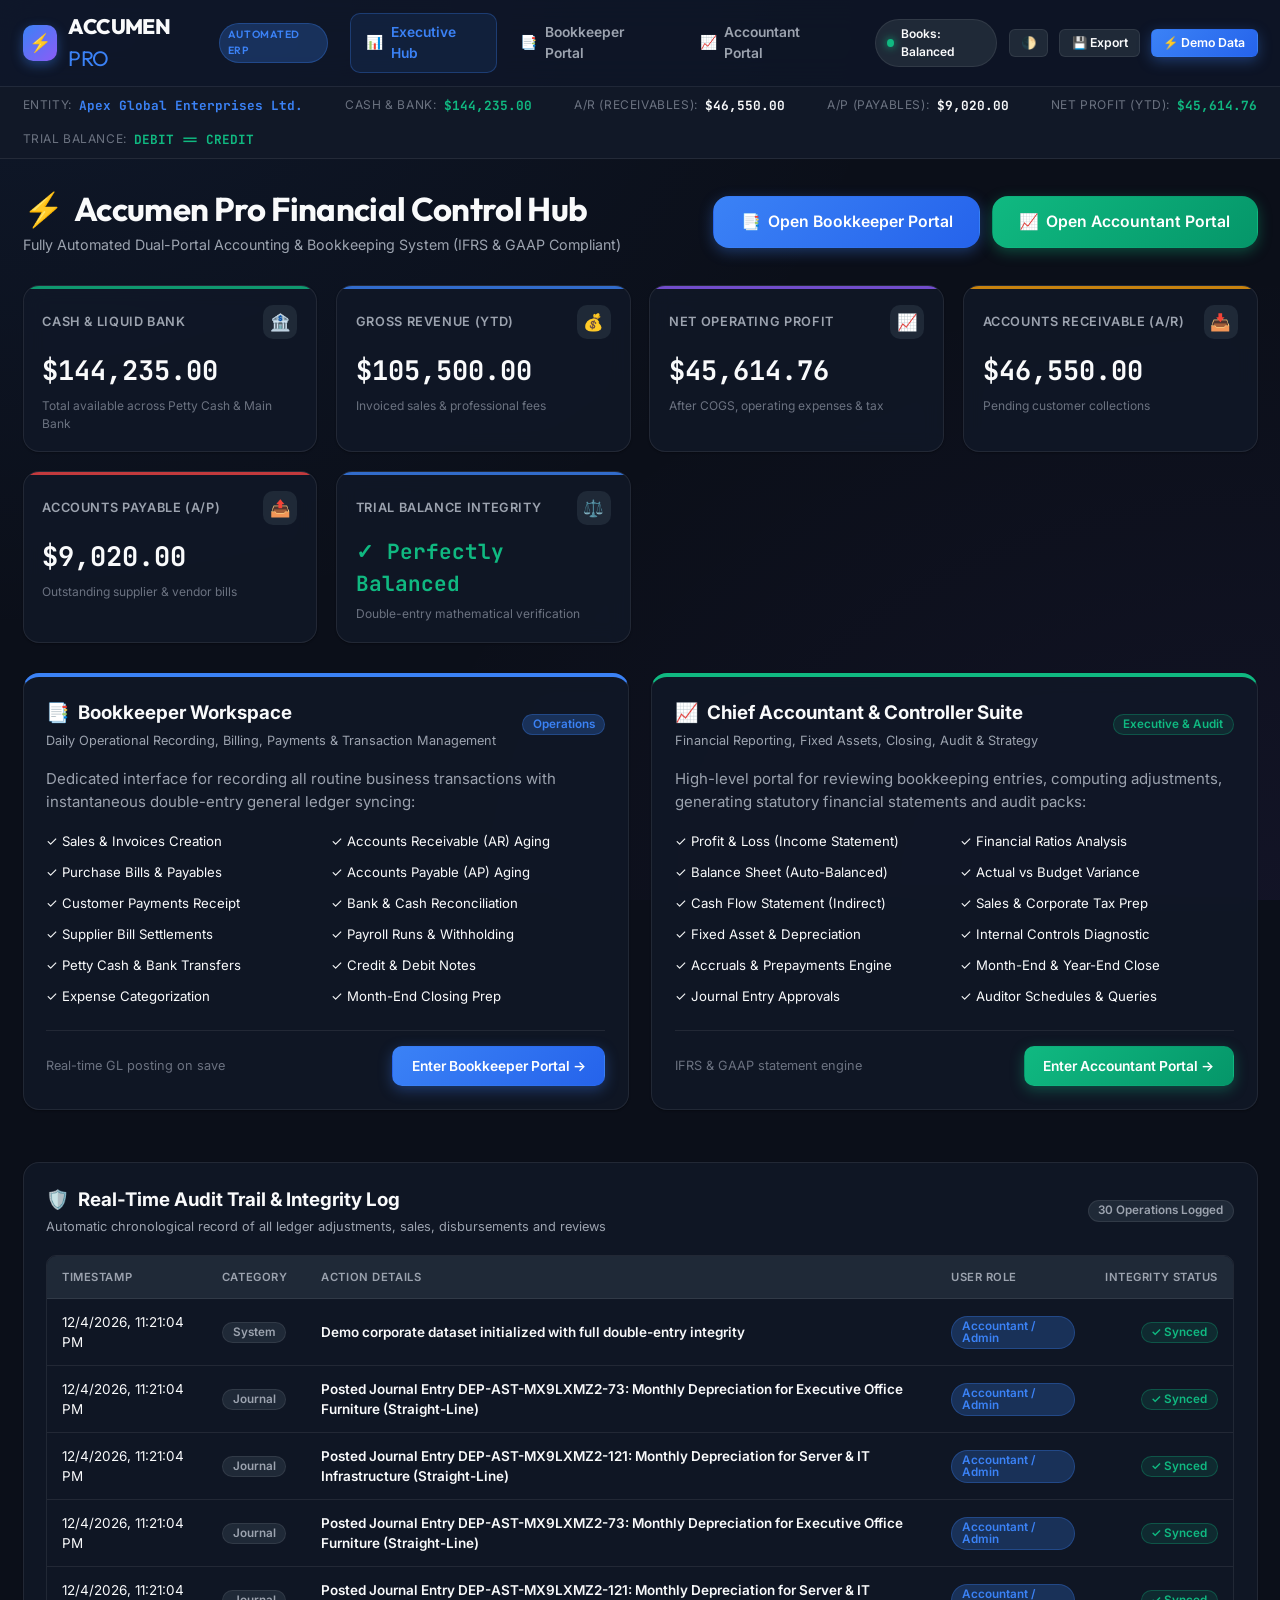
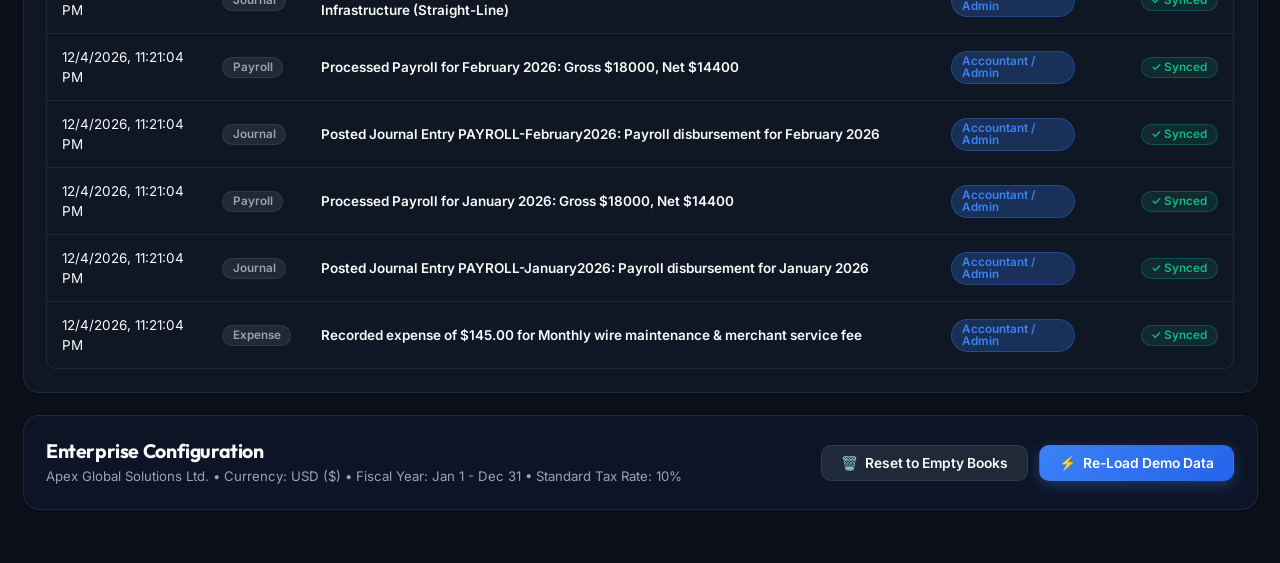
<file: index.html>
<!DOCTYPE html>
<html lang="en">
<head>
  <meta charset="UTF-8">
  <meta name="viewport" content="width=device-width, initial-scale=1.0">
  <title>Accumen Pro - Enterprise Accounting & Bookkeeping Hub</title>
  <link rel="stylesheet" href="css/styles.css">
</head>
<body>

  <!-- Navigation Bar Placeholder (Rendered dynamically by nav.js) -->
  <div id="navPlaceholder"></div>

  <main class="container">
    <!-- Hero / Welcome Header -->
    <div class="page-header">
      <div class="page-title-group">
        <h1>
          <span>⚡</span>
          <span>Accumen Pro Financial Control Hub</span>
        </h1>
        <p class="page-subtitle">Fully Automated Dual-Portal Accounting & Bookkeeping System (IFRS & GAAP Compliant)</p>
      </div>
      <div style="display:flex;gap:0.75rem;flex-wrap:wrap;">
        <a href="bookkeeping.html" class="btn btn-primary btn-lg">
          <span>📑</span> Open Bookkeeper Portal
        </a>
        <a href="accounting.html" class="btn btn-success btn-lg">
          <span>📈</span> Open Accountant Portal
        </a>
      </div>
    </div>

    <!-- Executive KPI Grid -->
    <div class="stats-grid">
      <div class="stat-card success">
        <div class="stat-header">
          <span class="stat-title">Cash & Liquid Bank</span>
          <div class="stat-icon">🏦</div>
        </div>
        <div class="stat-val" id="hubCashBank">$0.00</div>
        <div class="stat-footer">
          <span>Total available across Petty Cash & Main Bank</span>
        </div>
      </div>

      <div class="stat-card">
        <div class="stat-header">
          <span class="stat-title">Gross Revenue (YTD)</span>
          <div class="stat-icon">💰</div>
        </div>
        <div class="stat-val" id="hubRevenue">$0.00</div>
        <div class="stat-footer">
          <span>Invoiced sales & professional fees</span>
        </div>
      </div>

      <div class="stat-card purple">
        <div class="stat-header">
          <span class="stat-title">Net Operating Profit</span>
          <div class="stat-icon">📈</div>
        </div>
        <div class="stat-val" id="hubNetIncome">$0.00</div>
        <div class="stat-footer">
          <span>After COGS, operating expenses & tax</span>
        </div>
      </div>

      <div class="stat-card warning">
        <div class="stat-header">
          <span class="stat-title">Accounts Receivable (A/R)</span>
          <div class="stat-icon">📥</div>
        </div>
        <div class="stat-val" id="hubReceivables">$0.00</div>
        <div class="stat-footer">
          <span>Pending customer collections</span>
        </div>
      </div>

      <div class="stat-card danger">
        <div class="stat-header">
          <span class="stat-title">Accounts Payable (A/P)</span>
          <div class="stat-icon">📤</div>
        </div>
        <div class="stat-val" id="hubPayables">$0.00</div>
        <div class="stat-footer">
          <span>Outstanding supplier & vendor bills</span>
        </div>
      </div>

      <div class="stat-card">
        <div class="stat-header">
          <span class="stat-title">Trial Balance Integrity</span>
          <div class="stat-icon">⚖️</div>
        </div>
        <div class="stat-val" style="font-size:1.4rem;color:var(--success);" id="hubTrialBalance">100% Balanced</div>
        <div class="stat-footer">
          <span>Double-entry mathematical verification</span>
        </div>
      </div>
    </div>

    <!-- Dual Workspace Feature Comparison Cards -->
    <div style="display:grid;grid-template-columns:repeat(auto-fit, minmax(460px, 1fr));gap:1.5rem;margin-bottom:2rem;">
      
      <!-- Bookkeeper Workspace Card -->
      <div class="card" style="border-top:4px solid var(--primary);">
        <div class="card-header">
          <div>
            <div class="card-title">
              <span>📑</span> Bookkeeper Workspace
            </div>
            <div class="card-desc">Daily Operational Recording, Billing, Payments & Transaction Management</div>
          </div>
          <span class="badge badge-primary">Operations</span>
        </div>
        
        <p style="margin-bottom:1.25rem;">
          Dedicated interface for recording all routine business transactions with instantaneous double-entry general ledger syncing:
        </p>

        <div style="display:grid;grid-template-columns:1fr 1fr;gap:0.75rem;font-size:0.88rem;margin-bottom:1.5rem;">
          <div>✓ Sales & Invoices Creation</div>
          <div>✓ Accounts Receivable (AR) Aging</div>
          <div>✓ Purchase Bills & Payables</div>
          <div>✓ Accounts Payable (AP) Aging</div>
          <div>✓ Customer Payments Receipt</div>
          <div>✓ Bank & Cash Reconciliation</div>
          <div>✓ Supplier Bill Settlements</div>
          <div>✓ Payroll Runs & Withholding</div>
          <div>✓ Petty Cash & Bank Transfers</div>
          <div>✓ Credit & Debit Notes</div>
          <div>✓ Expense Categorization</div>
          <div>✓ Month-End Closing Prep</div>
        </div>

        <div style="display:flex;justify-content:space-between;align-items:center;border-top:1px solid var(--border-color);padding-top:1rem;">
          <span style="font-size:0.85rem;color:var(--text-muted);">Real-time GL posting on save</span>
          <a href="bookkeeping.html" class="btn btn-primary">Enter Bookkeeper Portal &rarr;</a>
        </div>
      </div>

      <!-- Accountant Workspace Card -->
      <div class="card" style="border-top:4px solid var(--success);">
        <div class="card-header">
          <div>
            <div class="card-title">
              <span>📈</span> Chief Accountant & Controller Suite
            </div>
            <div class="card-desc">Financial Reporting, Fixed Assets, Closing, Audit & Strategy</div>
          </div>
          <span class="badge badge-success">Executive & Audit</span>
        </div>

        <p style="margin-bottom:1.25rem;">
          High-level portal for reviewing bookkeeping entries, computing adjustments, generating statutory financial statements and audit packs:
        </p>

        <div style="display:grid;grid-template-columns:1fr 1fr;gap:0.75rem;font-size:0.88rem;margin-bottom:1.5rem;">
          <div>✓ Profit & Loss (Income Statement)</div>
          <div>✓ Financial Ratios Analysis</div>
          <div>✓ Balance Sheet (Auto-Balanced)</div>
          <div>✓ Actual vs Budget Variance</div>
          <div>✓ Cash Flow Statement (Indirect)</div>
          <div>✓ Sales & Corporate Tax Prep</div>
          <div>✓ Fixed Asset & Depreciation</div>
          <div>✓ Internal Controls Diagnostic</div>
          <div>✓ Accruals & Prepayments Engine</div>
          <div>✓ Month-End & Year-End Close</div>
          <div>✓ Journal Entry Approvals</div>
          <div>✓ Auditor Schedules & Queries</div>
        </div>

        <div style="display:flex;justify-content:space-between;align-items:center;border-top:1px solid var(--border-color);padding-top:1rem;">
          <span style="font-size:0.85rem;color:var(--text-muted);">IFRS & GAAP statement engine</span>
          <a href="accounting.html" class="btn btn-success">Enter Accountant Portal &rarr;</a>
        </div>
      </div>

    </div>

    <!-- System Audit Trail & Recent Activity Feed -->
    <div class="card">
      <div class="card-header">
        <div>
          <div class="card-title">
            <span>🛡️</span> Real-Time Audit Trail & Integrity Log
          </div>
          <div class="card-desc">Automatic chronological record of all ledger adjustments, sales, disbursements and reviews</div>
        </div>
        <span class="badge badge-neutral" id="auditLogCount">0 Entries Logged</span>
      </div>

      <div class="table-wrapper">
        <table>
          <thead>
            <tr>
              <th>Timestamp</th>
              <th>Category</th>
              <th>Action Details</th>
              <th>User Role</th>
              <th class="text-right">Integrity Status</th>
            </tr>
          </thead>
          <tbody id="hubAuditLogBody">
            <tr><td colspan="5" class="text-center" style="padding:1.5rem;color:var(--text-muted);">Loading system activity...</td></tr>
          </tbody>
        </table>
      </div>
    </div>

    <!-- Quick Setup & Corporate Profile Modal Trigger -->
    <div class="card" style="background:var(--bg-glass);">
      <div style="display:flex;align-items:center;justify-content:space-between;flex-wrap:wrap;gap:1rem;">
        <div>
          <h3 style="margin-bottom:0.25rem;">Enterprise Configuration</h3>
          <p style="font-size:0.88rem;">Apex Global Solutions Ltd. • Currency: USD ($) • Fiscal Year: Jan 1 - Dec 31 • Standard Tax Rate: 10%</p>
        </div>
        <div style="display:flex;gap:0.75rem;">
          <button class="btn btn-secondary" onclick="resetToFreshBooks()">
            <span>🗑️</span> Reset to Empty Books
          </button>
          <button class="btn btn-primary" onclick="loadDemoDataset()">
            <span>⚡</span> Re-Load Demo Data
          </button>
        </div>
      </div>
    </div>

  </main>

  <script src="js/accounting-engine.js"></script>
  <script src="js/nav.js"></script>
  <script>
    document.addEventListener('DOMContentLoaded', () => {
      NavManager.renderNav('hub');
      renderHubDashboard();
    });

    function renderHubDashboard() {
      const gl = AccountingEngine.getGeneralLedger();
      const pnl = AccountingEngine.getProfitAndLoss();
      const tb = AccountingEngine.getTrialBalance();
      const agingAR = AccountingEngine.getAgingReport('AR');
      const agingAP = AccountingEngine.getAgingReport('AP');
      const logs = AccountingEngine.getAuditLogs();

      const totalCashBank = (gl['1010']?.netBalance || 0) + (gl['1020']?.netBalance || 0);

      document.getElementById('hubCashBank').textContent = NavManager.fmt(totalCashBank);
      document.getElementById('hubRevenue').textContent = NavManager.fmt(pnl.totalRevenue);
      document.getElementById('hubNetIncome').textContent = NavManager.fmt(pnl.netIncome);
      document.getElementById('hubReceivables').textContent = NavManager.fmt(agingAR.total);
      document.getElementById('hubPayables').textContent = NavManager.fmt(agingAP.total);

      const tbEl = document.getElementById('hubTrialBalance');
      if (tb.isBalanced) {
        tbEl.textContent = '✓ Perfectly Balanced';
        tbEl.style.color = 'var(--success)';
      } else {
        tbEl.textContent = `⚠️ Diff: ${NavManager.fmt(tb.difference)}`;
        tbEl.style.color = 'var(--danger)';
      }

      // Render Audit Log Table
      const logBody = document.getElementById('hubAuditLogBody');
      document.getElementById('auditLogCount').textContent = `${logs.length} Operations Logged`;
      
      if (logs.length === 0) {
        logBody.innerHTML = `<tr><td colspan="5" class="text-center" style="padding:1.5rem;color:var(--text-muted);">No activity recorded yet.</td></tr>`;
      } else {
        logBody.innerHTML = logs.slice(0, 10).map(log => `
          <tr>
            <td>${new Date(log.timestamp).toLocaleString()}</td>
            <td><span class="badge badge-neutral">${log.category}</span></td>
            <td style="font-weight:600;">${log.action}</td>
            <td><span class="badge badge-primary">${log.user}</span></td>
            <td class="text-right"><span class="badge badge-success">✓ Synced</span></td>
          </tr>
        `).join('');
      }
    }

    function loadDemoDataset() {
      AccountingEngine.loadDemoData();
      NavManager.showToast('Demo enterprise dataset loaded! All ledgers and financial statements synced.', 'success');
      setTimeout(() => location.reload(), 500);
    }

    function resetToFreshBooks() {
      if (confirm('Are you sure you want to reset all books? All transactions, invoices, and journal entries will be cleared for fresh entry.')) {
        AccountingEngine.resetData();
        NavManager.showToast('System reset to blank books. Ready for new transactions.', 'info');
        setTimeout(() => location.reload(), 500);
      }
    }
  </script>
</body>
</html>
</file>
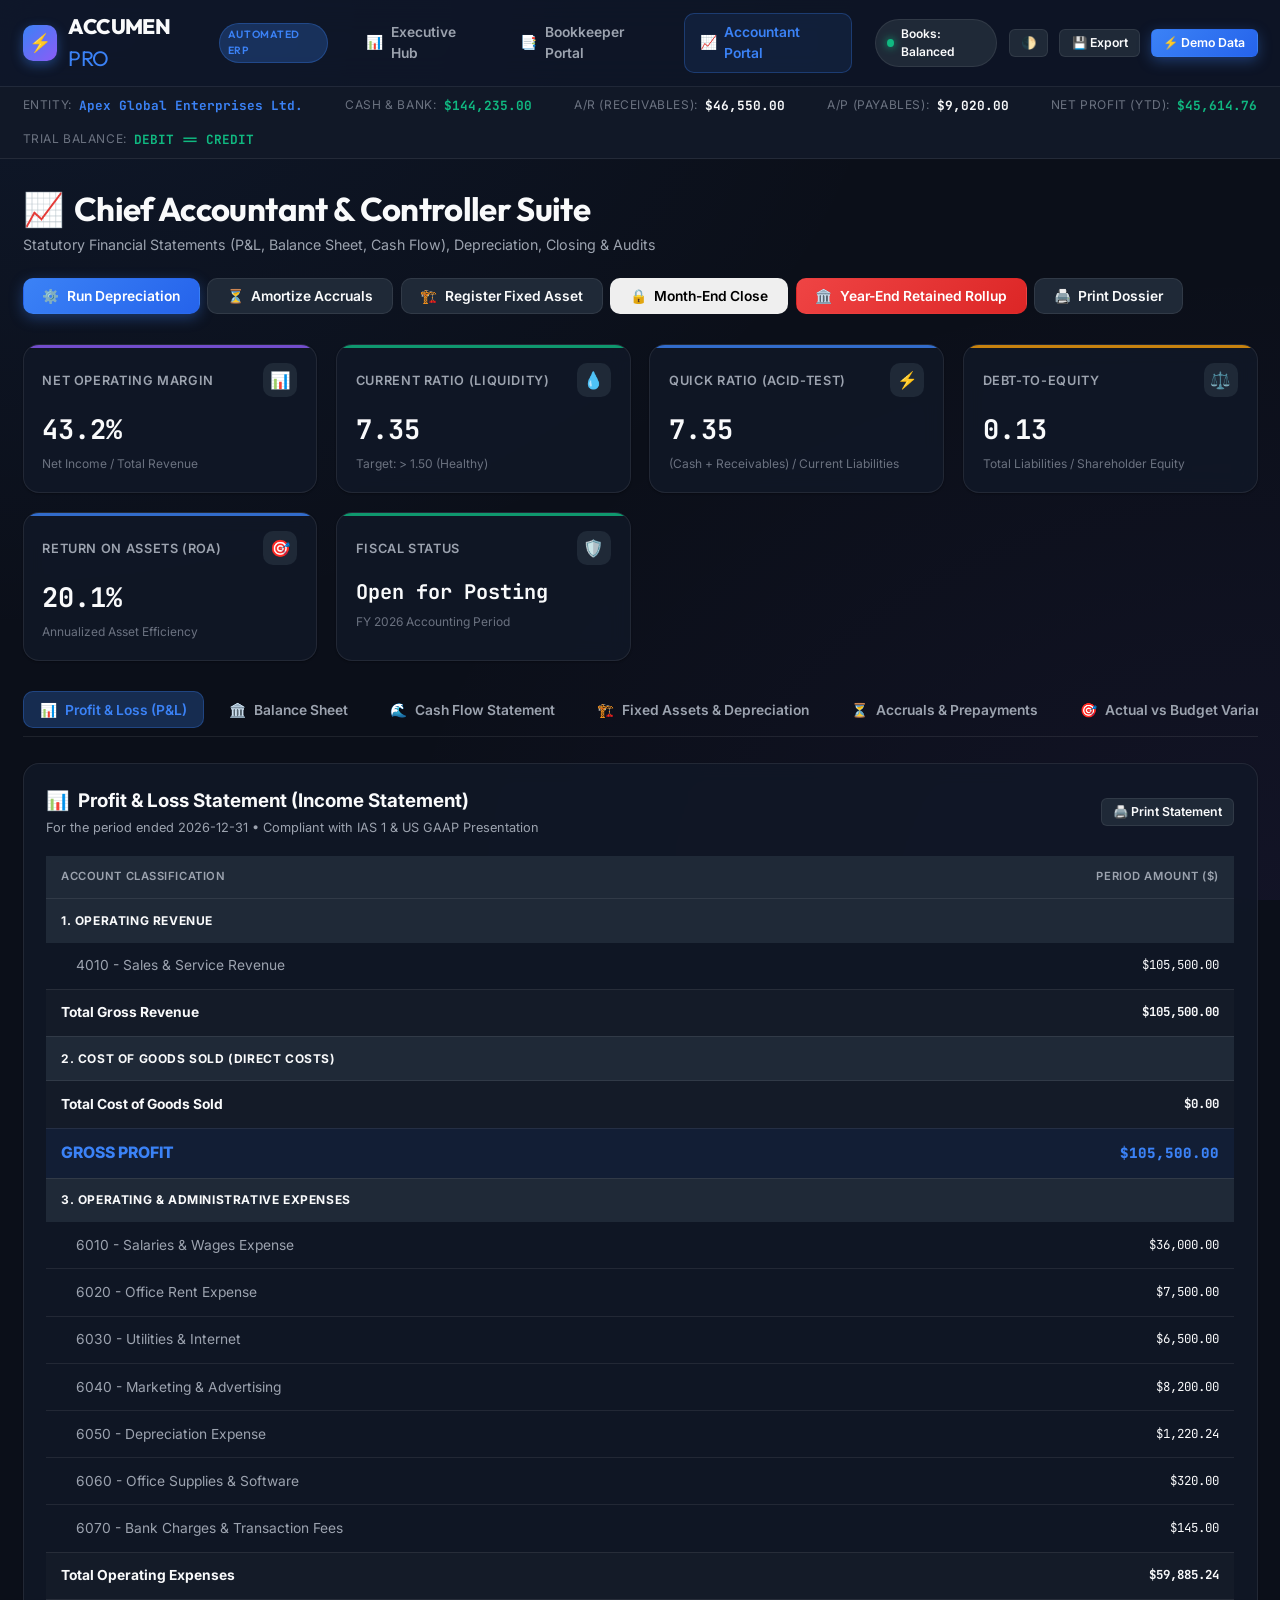
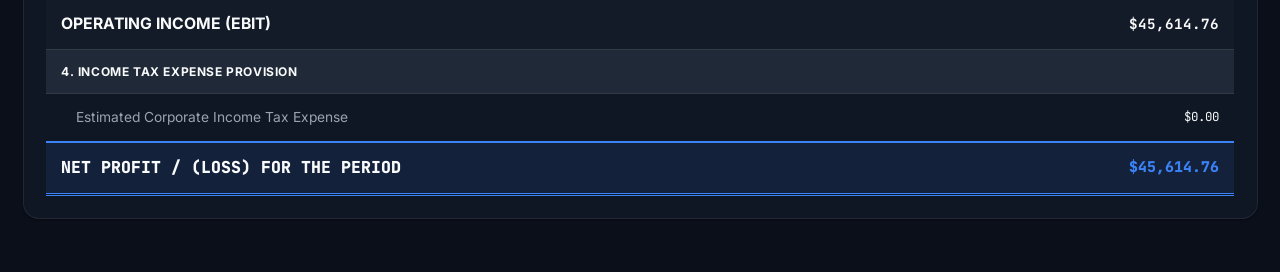
<file: accounting.html>
<!DOCTYPE html>
<html lang="en">
<head>
  <meta charset="UTF-8">
  <meta name="viewport" content="width=device-width, initial-scale=1.0">
  <title>Chief Accountant & Financial Controller Suite - Accumen Pro</title>
  <link rel="stylesheet" href="css/styles.css">
</head>
<body>

  <!-- Dynamic Navigation Bar -->
  <div id="navPlaceholder"></div>

  <main class="container">
    <!-- Header with Executive Actions -->
    <div class="page-header">
      <div class="page-title-group">
        <h1>
          <span>📈</span>
          <span>Chief Accountant & Controller Suite</span>
        </h1>
        <p class="page-subtitle">Statutory Financial Statements (P&L, Balance Sheet, Cash Flow), Depreciation, Closing & Audits</p>
      </div>

      <div style="display:flex;gap:0.5rem;flex-wrap:wrap;">
        <button class="btn btn-primary" id="btnRunDepreciation" title="Compute Straight-Line / Declining Depreciation for all Fixed Assets">
          <span>⚙️</span> Run Depreciation
        </button>
        <button class="btn btn-secondary" id="btnRunAmortization" title="Amortize Prepayments and Accruals">
          <span>⏳</span> Amortize Accruals
        </button>
        <button class="btn btn-secondary" onclick="openModal('modalNewAsset')">
          <span>🏗️</span> Register Fixed Asset
        </button>
        <button class="btn btn-warning" id="btnCloseMonth">
          <span>🔒</span> Month-End Close
        </button>
        <button class="btn btn-danger" id="btnCloseYear">
          <span>🏛️</span> Year-End Retained Rollup
        </button>
        <button class="btn btn-secondary" onclick="window.print()">
          <span>🖨️</span> Print Dossier
        </button>
      </div>
    </div>

    <!-- Executive KPI Grid -->
    <div class="stats-grid">
      <div class="stat-card purple">
        <div class="stat-header">
          <span class="stat-title">Net Operating Margin</span>
          <div class="stat-icon">📊</div>
        </div>
        <div class="stat-val" id="ratioNetMargin">0.0%</div>
        <div class="stat-footer">Net Income / Total Revenue</div>
      </div>

      <div class="stat-card success">
        <div class="stat-header">
          <span class="stat-title">Current Ratio (Liquidity)</span>
          <div class="stat-icon">💧</div>
        </div>
        <div class="stat-val" id="ratioCurrent">0.00</div>
        <div class="stat-footer">Target: > 1.50 (Healthy)</div>
      </div>

      <div class="stat-card">
        <div class="stat-header">
          <span class="stat-title">Quick Ratio (Acid-Test)</span>
          <div class="stat-icon">⚡</div>
        </div>
        <div class="stat-val" id="ratioQuick">0.00</div>
        <div class="stat-footer">(Cash + Receivables) / Current Liabilities</div>
      </div>

      <div class="stat-card warning">
        <div class="stat-header">
          <span class="stat-title">Debt-to-Equity</span>
          <div class="stat-icon">⚖️</div>
        </div>
        <div class="stat-val" id="ratioDebtEquity">0.00</div>
        <div class="stat-footer">Total Liabilities / Shareholder Equity</div>
      </div>

      <div class="stat-card">
        <div class="stat-header">
          <span class="stat-title">Return on Assets (ROA)</span>
          <div class="stat-icon">🎯</div>
        </div>
        <div class="stat-val" id="ratioROA">0.0%</div>
        <div class="stat-footer">Annualized Asset Efficiency</div>
      </div>

      <div class="stat-card success">
        <div class="stat-header">
          <span class="stat-title">Fiscal Status</span>
          <div class="stat-icon">🛡️</div>
        </div>
        <div class="stat-val" style="font-size:1.35rem;" id="periodClosingStatus">Open for Posting</div>
        <div class="stat-footer">FY 2026 Accounting Period</div>
      </div>
    </div>

    <!-- Accountant Tabs Navigation -->
    <div class="tabs-container">
      <div class="tabs-list">
        <button class="tab-btn active" data-target="tabPnL">
          <span>📊</span> Profit & Loss (P&L)
        </button>
        <button class="tab-btn" data-target="tabBalanceSheet">
          <span>🏛️</span> Balance Sheet
        </button>
        <button class="tab-btn" data-target="tabCashFlow">
          <span>🌊</span> Cash Flow Statement
        </button>
        <button class="tab-btn" data-target="tabFixedAssets">
          <span>🏗️</span> Fixed Assets & Depreciation
        </button>
        <button class="tab-btn" data-target="tabAccruals">
          <span>⏳</span> Accruals & Prepayments
        </button>
        <button class="tab-btn" data-target="tabBudgetVariance">
          <span>🎯</span> Actual vs Budget Variance
        </button>
        <button class="tab-btn" data-target="tabRatios">
          <span>📐</span> Financial Analysis & Ratios
        </button>
        <button class="tab-btn" data-target="tabTaxation">
          <span>📑</span> Tax Compliance & Provisions
        </button>
        <button class="tab-btn" data-target="tabInternalControls">
          <span>🛡️</span> Internal Controls & Error Check
        </button>
        <button class="tab-btn" data-target="tabAuditSchedules">
          <span>📋</span> Audit Pack & Schedules
        </button>
        <button class="tab-btn" data-target="tabExecutiveReview">
          <span>✍️</span> Bookkeeper Entries Review
        </button>
        <button class="tab-btn" data-target="tabPolicies">
          <span>📜</span> Accounting Policies & GAAP
        </button>
      </div>
    </div>

    <!-- TAB 1: PROFIT & LOSS STATEMENT -->
    <div class="tab-panel active" id="tabPnL">
      <div class="card">
        <div class="card-header">
          <div>
            <div class="card-title"><span>📊</span> Profit & Loss Statement (Income Statement)</div>
            <div class="card-desc">For the period ended 2026-12-31 • Compliant with IAS 1 & US GAAP Presentation</div>
          </div>
          <button class="btn btn-secondary btn-sm" onclick="window.print()">🖨️ Print Statement</button>
        </div>

        <table class="statement-table">
          <thead>
            <tr>
              <th>Account Classification</th>
              <th class="text-right">Period Amount ($)</th>
            </tr>
          </thead>
          <tbody>
            <!-- Revenue -->
            <tr class="statement-category"><td colspan="2">1. Operating Revenue</td></tr>
            <tbody id="pnlRevenueBody"></tbody>
            <tr class="statement-subtotal">
              <td>Total Gross Revenue</td>
              <td class="text-right mono" style="font-weight:700;" id="pnlTotalRevenue">$0.00</td>
            </tr>

            <!-- Cost of Goods Sold -->
            <tr class="statement-category"><td colspan="2">2. Cost of Goods Sold (Direct Costs)</td></tr>
            <tbody id="pnlCogsBody"></tbody>
            <tr class="statement-subtotal">
              <td>Total Cost of Goods Sold</td>
              <td class="text-right mono" style="font-weight:700;" id="pnlTotalCogs">$0.00</td>
            </tr>

            <!-- Gross Profit -->
            <tr class="statement-subtotal" style="background:rgba(59, 130, 246, 0.08);font-size:1.05rem;">
              <td style="font-weight:800;color:var(--primary);">GROSS PROFIT</td>
              <td class="text-right mono" style="font-weight:800;color:var(--primary);" id="pnlGrossProfit">$0.00</td>
            </tr>

            <!-- Operating Expenses -->
            <tr class="statement-category"><td colspan="2">3. Operating & Administrative Expenses</td></tr>
            <tbody id="pnlExpensesBody"></tbody>
            <tr class="statement-subtotal">
              <td>Total Operating Expenses</td>
              <td class="text-right mono" style="font-weight:700;" id="pnlTotalOperatingExp">$0.00</td>
            </tr>

            <!-- Operating Income -->
            <tr class="statement-subtotal" style="font-size:1.05rem;">
              <td style="font-weight:700;">OPERATING INCOME (EBIT)</td>
              <td class="text-right mono" style="font-weight:700;" id="pnlOperatingIncome">$0.00</td>
            </tr>

            <!-- Tax Provision -->
            <tr class="statement-category"><td colspan="2">4. Income Tax Expense Provision</td></tr>
            <tr class="statement-row">
              <td>Estimated Corporate Income Tax Expense</td>
              <td class="text-right mono" id="pnlTaxExpense">$0.00</td>
            </tr>

            <!-- Net Profit / Loss -->
            <tr class="statement-grandtotal">
              <td>NET PROFIT / (LOSS) FOR THE PERIOD</td>
              <td class="text-right mono" id="pnlNetIncome">$0.00</td>
            </tr>
          </tbody>
        </table>
      </div>
    </div>

    <!-- TAB 2: BALANCE SHEET -->
    <div class="tab-panel" id="tabBalanceSheet">
      <div class="card">
        <div class="card-header">
          <div>
            <div class="card-title"><span>🏛️</span> Statement of Financial Position (Balance Sheet)</div>
            <div class="card-desc">As of current date • Assets = Liabilities + Shareholder Equity</div>
          </div>
          <span class="badge badge-success" id="bsBalanceStatusBadge">✓ PERFECTLY BALANCED</span>
        </div>

        <table class="statement-table">
          <thead>
            <tr>
              <th>Financial Position Line Item</th>
              <th class="text-right">Balance ($)</th>
            </tr>
          </thead>
          <tbody>
            <!-- Assets Header -->
            <tr class="statement-category"><td colspan="2">ASSETS</td></tr>
            <tr class="statement-subheading"><td colspan="2">Current Assets</td></tr>
            <tbody id="bsCurrentAssetsBody"></tbody>

            <tr class="statement-subheading"><td colspan="2">Non-Current / Fixed Assets</td></tr>
            <tbody id="bsFixedAssetsBody"></tbody>

            <tr class="statement-grandtotal" style="background:rgba(16, 185, 129, 0.1);border-color:var(--success);color:var(--success);">
              <td>TOTAL ASSETS</td>
              <td class="text-right mono" id="bsTotalAssets">$0.00</td>
            </tr>

            <!-- Liabilities Header -->
            <tr class="statement-category"><td colspan="2">LIABILITIES</td></tr>
            <tr class="statement-subheading"><td colspan="2">Current Liabilities</td></tr>
            <tbody id="bsCurrentLiabilitiesBody"></tbody>

            <!-- Equity Header -->
            <tr class="statement-category"><td colspan="2">SHAREHOLDER EQUITY</td></tr>
            <tbody id="bsEquityBody"></tbody>

            <!-- Total Liab + Equity -->
            <tr class="statement-grandtotal" style="background:rgba(59, 130, 246, 0.1);border-color:var(--primary);color:var(--primary);">
              <td>TOTAL LIABILITIES & EQUITY</td>
              <td class="text-right mono" id="bsTotalLiabilitiesAndEquity">$0.00</td>
            </tr>
          </tbody>
        </table>
      </div>
    </div>

    <!-- TAB 3: CASH FLOW STATEMENT -->
    <div class="tab-panel" id="tabCashFlow">
      <div class="card">
        <div class="card-header">
          <div>
            <div class="card-title"><span>🌊</span> Statement of Cash Flows (Indirect Method)</div>
            <div class="card-desc">Operating, Investing & Financing Cash Movements Reconciliation</div>
          </div>
          <button class="btn btn-secondary btn-sm" onclick="window.print()">🖨️ Print Cash Flow</button>
        </div>

        <table class="statement-table">
          <thead>
            <tr>
              <th>Cash Flow Activity</th>
              <th class="text-right">Cash Inflow / (Outflow) ($)</th>
            </tr>
          </thead>
          <tbody>
            <!-- Operating -->
            <tr class="statement-category"><td colspan="2">1. Cash Flows from Operating Activities</td></tr>
            <tr class="statement-row"><td>Net Operating Income</td><td class="text-right mono" id="cfNetIncome">$0.00</td></tr>
            <tr class="statement-row"><td>Add: Non-Cash Depreciation Expense</td><td class="text-right mono" id="cfDepExpense">$0.00</td></tr>
            <tr class="statement-row"><td>(Increase) / Decrease in Accounts Receivable</td><td class="text-right mono" id="cfArChange">$0.00</td></tr>
            <tr class="statement-row"><td>Increase / (Decrease) in Accounts Payable</td><td class="text-right mono" id="cfApChange">$0.00</td></tr>
            <tr class="statement-row"><td>(Increase) / Decrease in Merchandise Inventory</td><td class="text-right mono" id="cfInvChange">$0.00</td></tr>
            <tr class="statement-row"><td>Increase / (Decrease) in Tax Payable</td><td class="text-right mono" id="cfTaxPayChange">$0.00</td></tr>
            <tr class="statement-subtotal">
              <td style="font-weight:700;">Net Cash Generated by Operating Activities</td>
              <td class="text-right mono" style="font-weight:700;color:var(--success);" id="cfNetOperating">$0.00</td>
            </tr>

            <!-- Investing -->
            <tr class="statement-category"><td colspan="2">2. Cash Flows from Investing Activities</td></tr>
            <tr class="statement-row"><td>Acquisition of Fixed Assets (Capex)</td><td class="text-right mono" id="cfNetInvesting">$0.00</td></tr>
            <tr class="statement-subtotal">
              <td style="font-weight:700;">Net Cash Used in Investing Activities</td>
              <td class="text-right mono" style="font-weight:700;" id="cfNetInvesting">$0.00</td>
            </tr>

            <!-- Financing -->
            <tr class="statement-category"><td colspan="2">3. Cash Flows from Financing Activities</td></tr>
            <tr class="statement-row"><td>Proceeds from Equity Capital / Loan Drawdowns</td><td class="text-right mono" id="cfNetFinancing">$0.00</td></tr>
            <tr class="statement-subtotal">
              <td style="font-weight:700;">Net Cash Generated by Financing Activities</td>
              <td class="text-right mono" style="font-weight:700;" id="cfNetFinancing">$0.00</td>
            </tr>

            <!-- Ending Cash -->
            <tr class="statement-grandtotal">
              <td>NET CHANGE IN CASH & EQUIVALENTS</td>
              <td class="text-right mono" id="cfNetChange">$0.00</td>
            </tr>
            <tr class="statement-subtotal" style="font-size:1.1rem;background:rgba(255,255,255,0.04);">
              <td style="font-weight:800;">CASH & CASH EQUIVALENTS AT END OF PERIOD</td>
              <td class="text-right mono" style="font-weight:800;color:var(--primary);" id="cfEndingCash">$0.00</td>
            </tr>
          </tbody>
        </table>
      </div>
    </div>

    <!-- TAB 4: FIXED ASSETS & DEPRECIATION -->
    <div class="tab-panel" id="tabFixedAssets">
      <div class="card">
        <div class="card-header">
          <div>
            <div class="card-title"><span>🏗️</span> Fixed Asset Register & Automated Depreciation</div>
            <div class="card-desc">Asset capitalization, accumulated depreciation tracking & net book value (NBV)</div>
          </div>
          <div style="display:flex;gap:0.5rem;">
            <button class="btn btn-secondary btn-sm" onclick="openModal('modalNewAsset')">➕ Add Asset</button>
            <button class="btn btn-primary btn-sm" onclick="document.getElementById('btnRunDepreciation').click()">⚙️ Post Monthly Dep</button>
          </div>
        </div>

        <div class="table-wrapper">
          <table>
            <thead>
              <tr>
                <th>Asset Name</th>
                <th>Purchase Date</th>
                <th>Depreciation Method</th>
                <th class="text-right">Original Cost</th>
                <th class="text-right">Salvage Value</th>
                <th class="text-right">Acc. Depreciation</th>
                <th class="text-right">Net Book Value</th>
                <th>Last Dep Date</th>
              </tr>
            </thead>
            <tbody id="fixedAssetsTableBody">
              <!-- Rendered dynamically -->
            </tbody>
          </table>
        </div>
      </div>
    </div>

    <!-- TAB 5: ACCRUALS & PREPAYMENTS -->
    <div class="tab-panel" id="tabAccruals">
      <div class="card">
        <div class="card-header">
          <div>
            <div class="card-title"><span>⏳</span> Accruals & Prepayments Schedule</div>
            <div class="card-desc">Matching principle compliance: spread multi-month insurance, rents and subscriptions</div>
          </div>
          <button class="btn btn-primary btn-sm" onclick="document.getElementById('btnRunAmortization').click()">⚙️ Run Monthly Amortization</button>
        </div>

        <div class="table-wrapper">
          <table>
            <thead>
              <tr>
                <th>Schedule Item</th>
                <th>Accounting Type</th>
                <th>Amortization Term</th>
                <th class="text-right">Total Contract</th>
                <th class="text-right">Amortized to Date</th>
                <th class="text-right">Remaining Balance</th>
                <th>Status</th>
              </tr>
            </thead>
            <tbody id="accrualsTableBody">
              <!-- Rendered dynamically -->
            </tbody>
          </table>
        </div>
      </div>
    </div>

    <!-- TAB 6: BUDGET VS ACTUAL VARIANCE -->
    <div class="tab-panel" id="tabBudgetVariance">
      <div class="card">
        <div class="card-header">
          <div>
            <div class="card-title"><span>🎯</span> Actual vs Budget Variance Analysis</div>
            <div class="card-desc">Comparison of general ledger performance against annual budget targets</div>
          </div>
        </div>

        <div class="table-wrapper">
          <table>
            <thead>
              <tr>
                <th>Code</th>
                <th>Budget Line Item</th>
                <th>Category</th>
                <th class="text-right">Target Budget ($)</th>
                <th class="text-right">Actual YTD ($)</th>
                <th class="text-right">Variance ($ & %)</th>
                <th>Performance Impact</th>
              </tr>
            </thead>
            <tbody id="budgetVarianceTableBody">
              <!-- Rendered dynamically -->
            </tbody>
          </table>
        </div>
      </div>
    </div>

    <!-- TAB 7: FINANCIAL ANALYSIS & RATIOS -->
    <div class="tab-panel" id="tabRatios">
      <div class="card">
        <div class="card-header">
          <div>
            <div class="card-title"><span>📐</span> Financial Performance & Health Ratios</div>
            <div class="card-desc">Key metrics for management analysis, creditworthiness and board reporting</div>
          </div>
        </div>

        <div class="stats-grid" style="grid-template-columns:repeat(auto-fit, minmax(200px, 1fr));">
          <div class="ratio-card">
            <div class="ratio-name">Current Ratio</div>
            <div class="ratio-value" id="ratioCurrentCard">0.00</div>
            <div class="ratio-bench" style="color:var(--success);">Benchmark: 1.5 - 2.5</div>
          </div>
          <div class="ratio-card">
            <div class="ratio-name">Acid-Test / Quick</div>
            <div class="ratio-value" id="ratioQuickCard">0.00</div>
            <div class="ratio-bench" style="color:var(--success);">Benchmark: > 1.0</div>
          </div>
          <div class="ratio-card">
            <div class="ratio-name">Debt-to-Equity</div>
            <div class="ratio-value" id="ratioDebtEquityCard">0.00</div>
            <div class="ratio-bench" style="color:var(--primary);">Solvency Indicator</div>
          </div>
          <div class="ratio-card">
            <div class="ratio-name">Gross Profit Margin</div>
            <div class="ratio-value" id="ratioGrossMargin">0.0%</div>
            <div class="ratio-bench" style="color:var(--purple);">Pricing Power</div>
          </div>
          <div class="ratio-card">
            <div class="ratio-name">Net Profit Margin</div>
            <div class="ratio-value" id="ratioNetMarginCard">0.0%</div>
            <div class="ratio-bench" style="color:var(--success);">Bottom-Line Return</div>
          </div>
          <div class="ratio-card">
            <div class="ratio-name">Return on Assets</div>
            <div class="ratio-value" id="ratioROACard">0.0%</div>
            <div class="ratio-bench" style="color:var(--primary);">Capital Efficiency</div>
          </div>
        </div>
      </div>
    </div>

    <!-- TAB 8: TAXATION & COMPLIANCE -->
    <div class="tab-panel" id="tabTaxation">
      <div class="card">
        <div class="card-header">
          <div>
            <div class="card-title"><span>📑</span> Tax Compliance & Corporate Provisions</div>
            <div class="card-desc">Sales Tax (VAT/GST) liability summaries and Corporate Income Tax provisions</div>
          </div>
        </div>

        <div style="display:grid;grid-template-columns:repeat(auto-fit, minmax(320px, 1fr));gap:1.5rem;">
          <div style="border:1px solid var(--border-color);border-radius:var(--radius-md);padding:1.5rem;background:var(--bg-secondary);">
            <h3 style="color:var(--warning);margin-bottom:0.75rem;">🏛️ Sales Tax / VAT / GST Liability</h3>
            <p style="font-size:0.85rem;margin-bottom:1rem;">Accumulated sales tax collected on customer invoices less any input tax credits:</p>
            <div style="margin-bottom:0.75rem;">
              <span style="color:var(--text-muted);">Current Tax Payable (Account 2030):</span>
              <div class="mono" style="font-size:1.8rem;font-weight:700;color:var(--warning);" id="taxVatPayable">$0.00</div>
            </div>
            <span class="badge badge-success">✓ Ready for Monthly Filing</span>
          </div>

          <div style="border:1px solid var(--border-color);border-radius:var(--radius-md);padding:1.5rem;background:var(--bg-secondary);">
            <h3 style="color:var(--primary);margin-bottom:0.75rem;">🏢 Corporate Income Tax Provision</h3>
            <p style="font-size:0.85rem;margin-bottom:1rem;">Estimated corporate income tax liability based on taxable operating profit (21% statutory rate):</p>
            <div style="margin-bottom:0.75rem;">
              <span style="color:var(--text-muted);">Taxable Operating Base:</span>
              <div class="mono" style="font-weight:600;" id="taxTaxableIncome">$0.00</div>
            </div>
            <div style="margin-bottom:0.75rem;">
              <span style="color:var(--text-muted);">Estimated Tax Expense Provision:</span>
              <div class="mono" style="font-size:1.8rem;font-weight:700;color:var(--primary);" id="taxCorpEstimate">$0.00</div>
            </div>
            <span class="badge badge-primary">Auto-synced with Income Statement</span>
          </div>
        </div>
      </div>
    </div>

    <!-- TAB 9: INTERNAL CONTROLS & DIAGNOSTICS -->
    <div class="tab-panel" id="tabInternalControls">
      <div class="card">
        <div class="card-header">
          <div>
            <div class="card-title"><span>🛡️</span> Internal Controls & Financial Error Diagnostics</div>
            <div class="card-desc">Automatic audit scanner for unbalanced entries, negative cash, or out-of-period items</div>
          </div>
          <button class="btn btn-secondary btn-sm" onclick="renderInternalControlsAudit()">🔄 Run Diagnostic Scan</button>
        </div>

        <div id="internalControlsList">
          <!-- Rendered dynamically -->
        </div>
      </div>
    </div>

    <!-- TAB 10: AUDIT SCHEDULES & QUERIES -->
    <div class="tab-panel" id="tabAuditSchedules">
      <div class="card">
        <div class="card-header">
          <div>
            <div class="card-title"><span>📋</span> Audit Pack & External Auditor Query Log</div>
            <div class="card-desc">Document repository, lead schedules and formal query resolution tracker</div>
          </div>
          <button class="btn btn-secondary btn-sm" onclick="openModal('modalNewQuery')">➕ Log Auditor Query</button>
        </div>

        <div class="table-wrapper">
          <table>
            <thead>
              <tr>
                <th>Date</th>
                <th>Auditor / Firm</th>
                <th>Subject / Schedule</th>
                <th>Auditor Question</th>
                <th>Accountant Response</th>
                <th>Status</th>
              </tr>
            </thead>
            <tbody id="auditQueriesTableBody">
              <!-- Rendered dynamically -->
            </tbody>
          </table>
        </div>
      </div>
    </div>

    <!-- TAB 11: EXECUTIVE REVIEW -->
    <div class="tab-panel" id="tabExecutiveReview">
      <div class="card">
        <div class="card-header">
          <div>
            <div class="card-title"><span>✍️</span> Bookkeeper Transaction Review & Approval Log</div>
            <div class="card-desc">Chief Accountant sign-off and formal endorsement of all posted ledger items</div>
          </div>
        </div>

        <div class="table-wrapper">
          <table>
            <thead>
              <tr>
                <th>Date</th>
                <th>Voucher #</th>
                <th>Source</th>
                <th>Description</th>
                <th class="text-right">Amount</th>
                <th>Status</th>
                <th class="text-right">Action</th>
              </tr>
            </thead>
            <tbody id="executiveReviewTableBody">
              <!-- Rendered dynamically -->
            </tbody>
          </table>
        </div>
      </div>
    </div>

    <!-- TAB 12: POLICIES & GAAP -->
    <div class="tab-panel" id="tabPolicies">
      <div class="card">
        <div class="card-header">
          <div>
            <div class="card-title"><span>📜</span> Corporate Accounting Policies & Governance</div>
            <div class="card-desc">IFRS & US GAAP Compliance Principles governing Accumen Pro</div>
          </div>
        </div>

        <div style="display:grid;grid-template-columns:1fr 1fr;gap:1.5rem;font-size:0.9rem;">
          <div style="border:1px solid var(--border-color);border-radius:var(--radius-md);padding:1.25rem;">
            <h4 style="color:var(--primary);margin-bottom:0.5rem;">1. Revenue Recognition (IFRS 15 / ASC 606)</h4>
            <p>Revenue is recognized upon satisfaction of performance obligations when control of goods or services is transferred to the customer. All invoiced revenues are recorded net of discounts and sales taxes.</p>
          </div>

          <div style="border:1px solid var(--border-color);border-radius:var(--radius-md);padding:1.25rem;">
            <h4 style="color:var(--primary);margin-bottom:0.5rem;">2. Property, Plant & Equipment (IAS 16 / ASC 360)</h4>
            <p>Fixed assets are capitalized at acquisition cost less accumulated depreciation. Depreciation is computed systematically over useful asset lives (Straight-Line or Declining-Balance) down to salvage value.</p>
          </div>

          <div style="border:1px solid var(--border-color);border-radius:var(--radius-md);padding:1.25rem;">
            <h4 style="color:var(--primary);margin-bottom:0.5rem;">3. Accrual Basis of Accounting (IAS 1)</h4>
            <p>Transactions are recorded in the periods in which they occur, regardless of when cash is received or disbursed. Prepayments and accrued expenses are amortized using standard monthly amortization schedules.</p>
          </div>

          <div style="border:1px solid var(--border-color);border-radius:var(--radius-md);padding:1.25rem;">
            <h4 style="color:var(--primary);margin-bottom:0.5rem;">4. Segregation of Duties & Dual Control</h4>
            <p>Routine operations are recorded by the Bookkeeper and formally reviewed, validated, and closed by the Chief Accountant to guarantee internal controls and zero financial fraud.</p>
          </div>
        </div>
      </div>
    </div>

  </main>

  <!-- ==============================================================
       MODALS FOR ACCOUNTANT SUITE
  ============================================================== -->

  <!-- Modal: Register Fixed Asset -->
  <div class="modal-overlay" id="modalNewAsset">
    <div class="modal">
      <div class="modal-header">
        <div class="modal-title">🏗️ Register New Fixed Asset in Capital Register</div>
        <button class="modal-close" onclick="closeModal('modalNewAsset')">&times;</button>
      </div>
      <form id="formNewAsset">
        <div class="modal-body">
          <div class="form-grid">
            <div class="form-group full-width">
              <label>Asset Name *</label>
              <input type="text" id="assetName" placeholder="e.g. Dell Enterprise Server Rack" required>
            </div>
            <div class="form-group">
              <label>Acquisition Cost ($) *</label>
              <input type="number" id="assetCost" placeholder="0.00" step="0.01" required>
            </div>
            <div class="form-group">
              <label>Estimated Salvage Value ($)</label>
              <input type="number" id="assetSalvage" placeholder="0.00" step="0.01" value="0">
            </div>
            <div class="form-group">
              <label>Useful Life (Years) *</label>
              <input type="number" id="assetLife" value="5" min="1" max="50" required>
            </div>
            <div class="form-group">
              <label>Depreciation Method</label>
              <select id="assetMethod">
                <option value="Straight-Line">Straight-Line Method</option>
                <option value="Declining-Balance">Declining-Balance Method</option>
              </select>
            </div>
            <div class="form-group">
              <label>Purchase Date *</label>
              <input type="date" id="assetPurchaseDate" required>
            </div>
            <div class="form-group">
              <label>Asset Ledger Account</label>
              <select id="assetAccountCode">
                <option value="1510">1510 - Office Equipment & Computers</option>
                <option value="1530">1530 - Furniture & Fixtures</option>
                <option value="1550">1550 - Commercial Vehicles</option>
              </select>
            </div>
            <div class="form-group">
              <label>Contra Depreciation Account</label>
              <select id="assetContraAccountCode">
                <option value="1520">1520 - Acc. Dep. Equipment</option>
                <option value="1540">1540 - Acc. Dep. Furniture</option>
                <option value="1560">1560 - Acc. Dep. Vehicles</option>
              </select>
            </div>
          </div>
        </div>
        <div class="modal-footer">
          <button type="button" class="btn btn-secondary" onclick="closeModal('modalNewAsset')">Cancel</button>
          <button type="submit" class="btn btn-primary">Capitalize & Register Asset</button>
        </div>
      </form>
    </div>
  </div>

  <!-- Modal: Log Auditor Query -->
  <div class="modal-overlay" id="modalNewQuery">
    <div class="modal">
      <div class="modal-header">
        <div class="modal-title">📋 Document External Auditor Query</div>
        <button class="modal-close" onclick="closeModal('modalNewQuery')">&times;</button>
      </div>
      <form id="formNewQuery">
        <div class="modal-body">
          <div class="form-grid">
            <div class="form-group">
              <label>Auditing Firm / Auditor *</label>
              <input type="text" id="queryAuditor" placeholder="e.g. PwC or KPMG" required>
            </div>
            <div class="form-group">
              <label>Subject / Schedule *</label>
              <input type="text" id="querySubject" placeholder="e.g. Revenue Recognition Sample Test" required>
            </div>
            <div class="form-group full-width">
              <label>Auditor's Query / Finding *</label>
              <textarea id="queryText" placeholder="State the question or request for supporting schedule" required></textarea>
            </div>
            <div class="form-group full-width">
              <label>Accountant Resolution / Response</label>
              <textarea id="queryResponse" placeholder="Provide accounting explanation or attach reference documentation"></textarea>
            </div>
          </div>
        </div>
        <div class="modal-footer">
          <button type="button" class="btn btn-secondary" onclick="closeModal('modalNewQuery')">Cancel</button>
          <button type="submit" class="btn btn-primary">Save to Audit Pack</button>
        </div>
      </form>
    </div>
  </div>

  <script src="js/accounting-engine.js"></script>
  <script src="js/nav.js"></script>
  <script src="js/accounting.js"></script>
  <script>
    document.addEventListener('DOMContentLoaded', () => {
      const today = new Date().toISOString().split('T')[0];
      const pDate = document.getElementById('assetPurchaseDate');
      if (pDate) pDate.value = today;

      // Duplicate ratio values for quick cards
      const rCur = document.getElementById('ratioCurrent');
      const rCurCard = document.getElementById('ratioCurrentCard');
      if (rCur && rCurCard) rCurCard.textContent = rCur.textContent;

      const rQ = document.getElementById('ratioQuick');
      const rQCard = document.getElementById('ratioQuickCard');
      if (rQ && rQCard) rQCard.textContent = rQ.textContent;

      const rDE = document.getElementById('ratioDebtEquity');
      const rDECard = document.getElementById('ratioDebtEquityCard');
      if (rDE && rDECard) rDECard.textContent = rDE.textContent;

      const rNM = document.getElementById('ratioNetMargin');
      const rNMCard = document.getElementById('ratioNetMarginCard');
      if (rNM && rNMCard) rNMCard.textContent = rNM.textContent;

      const rROA = document.getElementById('ratioROA');
      const rROACard = document.getElementById('ratioROACard');
      if (rROA && rROACard) rROACard.textContent = rROA.textContent;
    });
  </script>
</body>
</html>
</file>
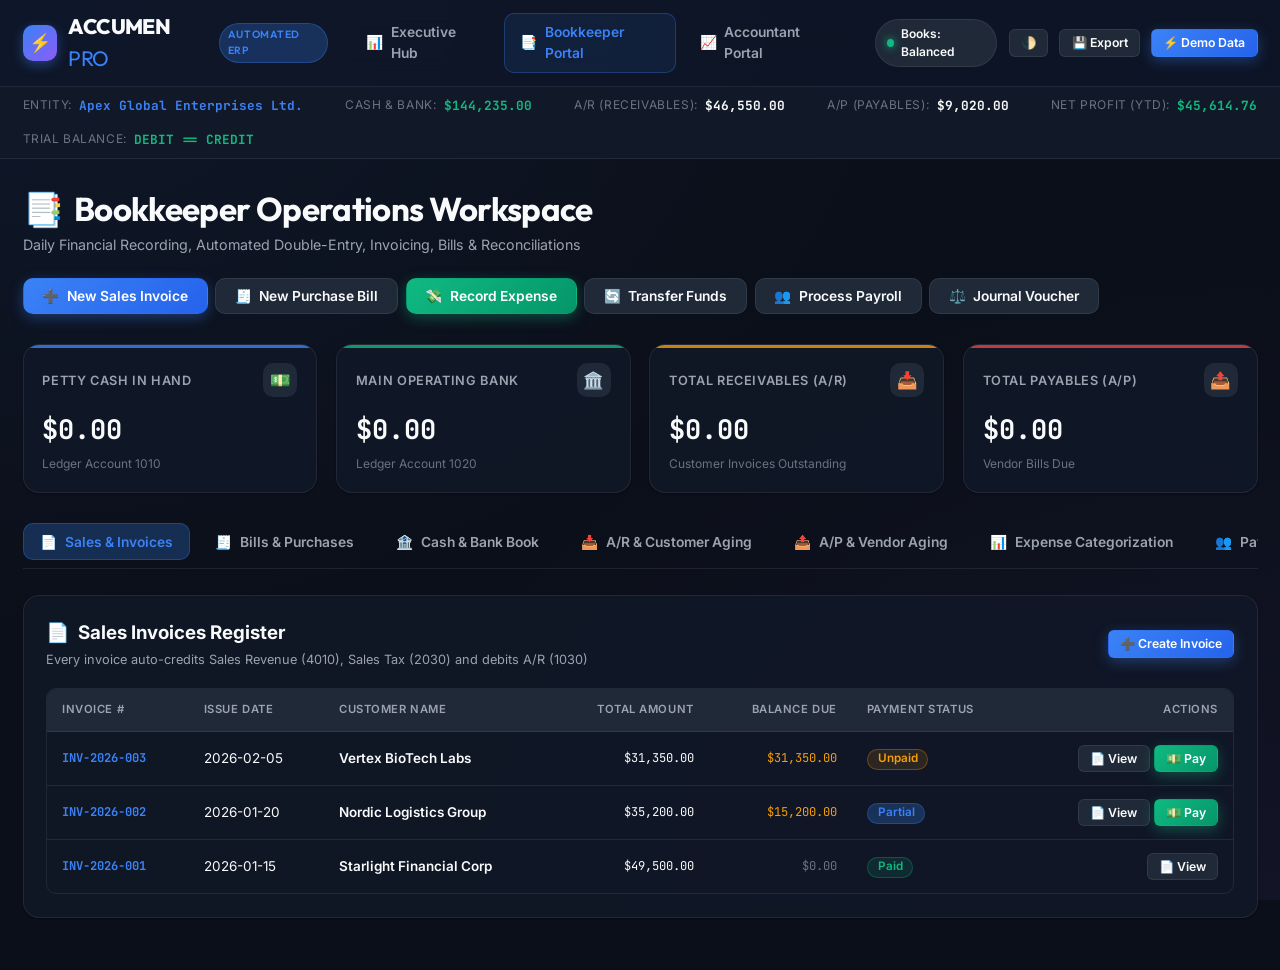
<file: bookkeeping.html>
<!DOCTYPE html>
<html lang="en">
<head>
  <meta charset="UTF-8">
  <meta name="viewport" content="width=device-width, initial-scale=1.0">
  <title>Bookkeeper Operations Portal - Accumen Pro</title>
  <link rel="stylesheet" href="css/styles.css">
</head>
<body>

  <!-- Dynamic Navigation Bar -->
  <div id="navPlaceholder"></div>

  <main class="container">
    <!-- Header with Quick Action Triggers -->
    <div class="page-header">
      <div class="page-title-group">
        <h1>
          <span>📑</span>
          <span>Bookkeeper Operations Workspace</span>
        </h1>
        <p class="page-subtitle">Daily Financial Recording, Automated Double-Entry, Invoicing, Bills & Reconciliations</p>
      </div>

      <div style="display:flex;gap:0.5rem;flex-wrap:wrap;">
        <button class="btn btn-primary" onclick="openModal('modalNewInvoice')">
          <span>➕</span> New Sales Invoice
        </button>
        <button class="btn btn-secondary" onclick="openModal('modalNewBill')">
          <span>🧾</span> New Purchase Bill
        </button>
        <button class="btn btn-success" onclick="openModal('modalNewExpense')">
          <span>💸</span> Record Expense
        </button>
        <button class="btn btn-secondary" onclick="openModal('modalCashBankTransfer')">
          <span>🔄</span> Transfer Funds
        </button>
        <button class="btn btn-secondary" onclick="openModal('modalPayrollRun')">
          <span>👥</span> Process Payroll
        </button>
        <button class="btn btn-secondary" onclick="openModal('modalManualJournal')">
          <span>⚖️</span> Journal Voucher
        </button>
      </div>
    </div>

    <!-- Quick Stats Bar -->
    <div class="stats-grid">
      <div class="stat-card">
        <div class="stat-header">
          <span class="stat-title">Petty Cash In Hand</span>
          <div class="stat-icon">💵</div>
        </div>
        <div class="stat-val" id="pettyCashBalance">$0.00</div>
        <div class="stat-footer">Ledger Account 1010</div>
      </div>

      <div class="stat-card success">
        <div class="stat-header">
          <span class="stat-title">Main Operating Bank</span>
          <div class="stat-icon">🏛️</div>
        </div>
        <div class="stat-val" id="mainBankBalance">$0.00</div>
        <div class="stat-footer">Ledger Account 1020</div>
      </div>

      <div class="stat-card warning">
        <div class="stat-header">
          <span class="stat-title">Total Receivables (A/R)</span>
          <div class="stat-icon">📥</div>
        </div>
        <div class="stat-val" id="arTotalBalance">$0.00</div>
        <div class="stat-footer">Customer Invoices Outstanding</div>
      </div>

      <div class="stat-card danger">
        <div class="stat-header">
          <span class="stat-title">Total Payables (A/P)</span>
          <div class="stat-icon">📤</div>
        </div>
        <div class="stat-val" id="apTotalBalance">$0.00</div>
        <div class="stat-footer">Vendor Bills Due</div>
      </div>
    </div>

    <!-- Bookkeeper Tabs Navigation -->
    <div class="tabs-container">
      <div class="tabs-list">
        <button class="tab-btn active" data-target="tabInvoices">
          <span>📄</span> Sales & Invoices
        </button>
        <button class="tab-btn" data-target="tabBills">
          <span>🧾</span> Bills & Purchases
        </button>
        <button class="tab-btn" data-target="tabCashBank">
          <span>🏦</span> Cash & Bank Book
        </button>
        <button class="tab-btn" data-target="tabReceivables">
          <span>📥</span> A/R & Customer Aging
        </button>
        <button class="tab-btn" data-target="tabPayables">
          <span>📤</span> A/P & Vendor Aging
        </button>
        <button class="tab-btn" data-target="tabExpenses">
          <span>📊</span> Expense Categorization
        </button>
        <button class="tab-btn" data-target="tabPayroll">
          <span>👥</span> Payroll Entries
        </button>
        <button class="tab-btn" data-target="tabNotes">
          <span>📝</span> Credit & Debit Notes
        </button>
        <button class="tab-btn" data-target="tabJournals">
          <span>⚖️</span> Journal Entries
        </button>
        <button class="tab-btn" data-target="tabLedger">
          <span>📖</span> General Ledger
        </button>
        <button class="tab-btn" data-target="tabTrialBalance">
          <span>⚖️</span> Trial Balance
        </button>
        <button class="tab-btn" data-target="tabReconciliation">
          <span>🔍</span> Bank & Cash Rec
        </button>
        <button class="tab-btn" data-target="tabOrganizer">
          <span>🗂️</span> Document Organizer
        </button>
        <button class="tab-btn" data-target="tabClosingHelp">
          <span>✅</span> Month-End Closing Prep
        </button>
      </div>
    </div>

    <!-- TAB 1: INVOICES & SALES -->
    <div class="tab-panel active" id="tabInvoices">
      <div class="card">
        <div class="card-header">
          <div>
            <div class="card-title"><span>📄</span> Sales Invoices Register</div>
            <div class="card-desc">Every invoice auto-credits Sales Revenue (4010), Sales Tax (2030) and debits A/R (1030)</div>
          </div>
          <button class="btn btn-primary btn-sm" onclick="openModal('modalNewInvoice')">➕ Create Invoice</button>
        </div>

        <div class="table-wrapper">
          <table>
            <thead>
              <tr>
                <th>Invoice #</th>
                <th>Issue Date</th>
                <th>Customer Name</th>
                <th class="text-right">Total Amount</th>
                <th class="text-right">Balance Due</th>
                <th>Payment Status</th>
                <th class="text-right">Actions</th>
              </tr>
            </thead>
            <tbody id="invoicesTableBody">
              <!-- Rendered dynamically -->
            </tbody>
          </table>
        </div>
      </div>
    </div>

    <!-- TAB 2: BILLS & PURCHASES -->
    <div class="tab-panel" id="tabBills">
      <div class="card">
        <div class="card-header">
          <div>
            <div class="card-title"><span>🧾</span> Purchase Bills & Expenses Payable</div>
            <div class="card-desc">Every bill debits Expense / COGS and credits Accounts Payable (2010)</div>
          </div>
          <button class="btn btn-secondary btn-sm" onclick="openModal('modalNewBill')">➕ Record Bill</button>
        </div>

        <div class="table-wrapper">
          <table>
            <thead>
              <tr>
                <th>Bill #</th>
                <th>Bill Date</th>
                <th>Vendor / Supplier</th>
                <th>Expense Category</th>
                <th class="text-right">Total Amount</th>
                <th class="text-right">Balance Due</th>
                <th>Status</th>
                <th class="text-right">Actions</th>
              </tr>
            </thead>
            <tbody id="billsTableBody">
              <!-- Rendered dynamically -->
            </tbody>
          </table>
        </div>
      </div>
    </div>

    <!-- TAB 3: CASH & BANK MANAGEMENT -->
    <div class="tab-panel" id="tabCashBank">
      <div class="card">
        <div class="card-header">
          <div>
            <div class="card-title"><span>🏦</span> Cash & Bank Book Transactions</div>
            <div class="card-desc">Chronological ledger of all inflows, disbursements and inter-account transfers</div>
          </div>
          <button class="btn btn-secondary btn-sm" onclick="openModal('modalCashBankTransfer')">🔄 Transfer Cash / Bank</button>
        </div>

        <div class="table-wrapper">
          <table>
            <thead>
              <tr>
                <th>Date</th>
                <th>Reference</th>
                <th>Account</th>
                <th>Description</th>
                <th class="text-right">Inflow (Debit)</th>
                <th class="text-right">Outflow (Credit)</th>
                <th class="text-right">Running Balance</th>
              </tr>
            </thead>
            <tbody id="cashBankTxTableBody">
              <!-- Rendered dynamically -->
            </tbody>
          </table>
        </div>
      </div>
    </div>

    <!-- TAB 4: ACCOUNTS RECEIVABLE (A/R) AGING -->
    <div class="tab-panel" id="tabReceivables">
      <div class="card">
        <div class="card-header">
          <div>
            <div class="card-title"><span>📥</span> Accounts Receivable (Customer Aging Schedule)</div>
            <div class="card-desc">Aging breakdown of customer debts to manage cash collection and credit control</div>
          </div>
        </div>

        <div class="stats-grid" style="grid-template-columns:repeat(5, 1fr);margin-bottom:1.5rem;">
          <div class="stat-card">
            <span class="stat-title">Current</span>
            <div class="stat-val" style="font-size:1.4rem;" id="arCurrent">$0.00</div>
          </div>
          <div class="stat-card">
            <span class="stat-title">1 - 30 Days</span>
            <div class="stat-val" style="font-size:1.4rem;" id="ar30">$0.00</div>
          </div>
          <div class="stat-card warning">
            <span class="stat-title">31 - 60 Days</span>
            <div class="stat-val" style="font-size:1.4rem;" id="ar60">$0.00</div>
          </div>
          <div class="stat-card warning">
            <span class="stat-title">61 - 90 Days</span>
            <div class="stat-val" style="font-size:1.4rem;" id="ar90">$0.00</div>
          </div>
          <div class="stat-card danger">
            <span class="stat-title">90+ Days (Overdue)</span>
            <div class="stat-val" style="font-size:1.4rem;" id="arOver90">$0.00</div>
          </div>
        </div>

        <div class="table-wrapper">
          <table>
            <thead>
              <tr>
                <th>Invoice #</th>
                <th>Customer</th>
                <th>Due Date</th>
                <th>Aging Bracket</th>
                <th class="text-right">Original Amount</th>
                <th class="text-right">Outstanding Due</th>
              </tr>
            </thead>
            <tbody id="arAgingTableBody">
              <!-- Rendered dynamically -->
            </tbody>
          </table>
        </div>
      </div>
    </div>

    <!-- TAB 5: ACCOUNTS PAYABLE (A/P) AGING -->
    <div class="tab-panel" id="tabPayables">
      <div class="card">
        <div class="card-header">
          <div>
            <div class="card-title"><span>📤</span> Accounts Payable (Vendor Aging Schedule)</div>
            <div class="card-desc">Outstanding supplier liabilities categorized by payment due maturity</div>
          </div>
        </div>

        <div class="stats-grid" style="grid-template-columns:repeat(5, 1fr);margin-bottom:1.5rem;">
          <div class="stat-card">
            <span class="stat-title">Current</span>
            <div class="stat-val" style="font-size:1.4rem;" id="apCurrent">$0.00</div>
          </div>
          <div class="stat-card">
            <span class="stat-title">1 - 30 Days</span>
            <div class="stat-val" style="font-size:1.4rem;" id="ap30">$0.00</div>
          </div>
          <div class="stat-card warning">
            <span class="stat-title">31 - 60 Days</span>
            <div class="stat-val" style="font-size:1.4rem;" id="ap60">$0.00</div>
          </div>
          <div class="stat-card warning">
            <span class="stat-title">61 - 90 Days</span>
            <div class="stat-val" style="font-size:1.4rem;" id="ap90">$0.00</div>
          </div>
          <div class="stat-card danger">
            <span class="stat-title">90+ Days</span>
            <div class="stat-val" style="font-size:1.4rem;" id="apOver90">$0.00</div>
          </div>
        </div>

        <div class="table-wrapper">
          <table>
            <thead>
              <tr>
                <th>Bill #</th>
                <th>Supplier / Vendor</th>
                <th>Due Date</th>
                <th>Aging Status</th>
                <th class="text-right">Original Amount</th>
                <th class="text-right">Remaining Balance</th>
              </tr>
            </thead>
            <tbody id="apAgingTableBody">
              <!-- Rendered dynamically -->
            </tbody>
          </table>
        </div>
      </div>
    </div>

    <!-- TAB 6: EXPENSE CATEGORIZATION -->
    <div class="tab-panel" id="tabExpenses">
      <div class="card">
        <div class="card-header">
          <div>
            <div class="card-title"><span>📊</span> Operational Expense Categorization</div>
            <div class="card-desc">Chart of Accounts expense distribution synced with general ledger</div>
          </div>
          <div style="display:flex;align-items:center;gap:1rem;">
            <div>Total Expenses YTD: <span class="mono" style="font-weight:700;color:var(--danger);" id="totalExpensesDisplay">$0.00</span></div>
            <button class="btn btn-success btn-sm" onclick="openModal('modalNewExpense')">➕ Record Expense</button>
          </div>
        </div>

        <div class="table-wrapper">
          <table>
            <thead>
              <tr>
                <th>Account Code</th>
                <th>Category Name</th>
                <th>Expense Classification</th>
                <th class="text-right">Total Incurred YTD</th>
                <th class="text-right">Ledger Inspection</th>
              </tr>
            </thead>
            <tbody id="expensesTableBody">
              <!-- Rendered dynamically -->
            </tbody>
          </table>
        </div>
      </div>
    </div>

    <!-- TAB 7: PAYROLL PROCESSING -->
    <div class="tab-panel" id="tabPayroll">
      <div class="card">
        <div class="card-header">
          <div>
            <div class="card-title"><span>👥</span> Employee Payroll Processing & Salary Entries</div>
            <div class="card-desc">Salary expense debit, statutory withholding credit, net salary disbursement</div>
          </div>
          <button class="btn btn-primary btn-sm" onclick="openModal('modalPayrollRun')">➕ New Payroll Run</button>
        </div>

        <div class="table-wrapper">
          <table>
            <thead>
              <tr>
                <th>Pay Date</th>
                <th>Run Reference</th>
                <th>Period Description</th>
                <th class="text-right">Gross Salary Expense (DR)</th>
                <th class="text-right">Tax Withholding (CR)</th>
                <th class="text-right">Net Disbursed (CR)</th>
              </tr>
            </thead>
            <tbody id="payrollTableBody">
              <!-- Rendered dynamically -->
            </tbody>
          </table>
        </div>
      </div>
    </div>

    <!-- TAB 8: CREDIT & DEBIT NOTES -->
    <div class="tab-panel" id="tabNotes">
      <div class="card">
        <div class="card-header">
          <div>
            <div class="card-title"><span>📝</span> Credit & Debit Notes Register</div>
            <div class="card-desc">Customer sales returns (Credit Notes) & Supplier purchase returns (Debit Notes)</div>
          </div>
          <button class="btn btn-secondary btn-sm" onclick="openModal('modalNewNote')">➕ Issue Note</button>
        </div>

        <div class="table-wrapper">
          <table>
            <thead>
              <tr>
                <th>Date</th>
                <th>Note Reference</th>
                <th>Classification</th>
                <th>Reason / Description</th>
                <th class="text-right">Adjustment Amount</th>
              </tr>
            </thead>
            <tbody id="notesTableBody">
              <!-- Rendered dynamically -->
            </tbody>
          </table>
        </div>
      </div>
    </div>

    <!-- TAB 9: JOURNAL ENTRIES -->
    <div class="tab-panel" id="tabJournals">
      <div class="card">
        <div class="card-header">
          <div>
            <div class="card-title"><span>⚖️</span> General Journal Vouchers</div>
            <div class="card-desc">Audit-proof double-entry transaction journal with automated debit/credit balancing</div>
          </div>
          <button class="btn btn-secondary btn-sm" onclick="openModal('modalManualJournal')">➕ Manual Journal Voucher</button>
        </div>

        <div class="table-wrapper">
          <table>
            <thead>
              <tr>
                <th>Posting Date</th>
                <th>Voucher #</th>
                <th>Origin Source</th>
                <th>Transaction Particulars & Debits/Credits</th>
                <th class="text-right">Total Debit/Credit</th>
                <th>Approval</th>
              </tr>
            </thead>
            <tbody id="journalTableBody">
              <!-- Rendered dynamically -->
            </tbody>
          </table>
        </div>
      </div>
    </div>

    <!-- TAB 10: GENERAL LEDGER -->
    <div class="tab-panel" id="tabLedger">
      <div class="card">
        <div class="card-header">
          <div>
            <div class="card-title"><span>📖</span> General Ledger Explorer</div>
            <div class="card-desc" id="glAccountTitle">Select an account from the Chart of Accounts to inspect all postings</div>
          </div>
          <div style="display:flex;align-items:center;gap:1rem;">
            <select id="glAccountSelector" style="width:300px;font-weight:600;"></select>
            <div style="font-weight:700;font-size:1.1rem;color:var(--primary);" id="glNetBalanceDisplay">$0.00</div>
          </div>
        </div>

        <div class="table-wrapper">
          <table>
            <thead>
              <tr>
                <th>Date</th>
                <th>Ref</th>
                <th>Description</th>
                <th>Source</th>
                <th class="text-right">Debit ($)</th>
                <th class="text-right">Credit ($)</th>
                <th class="text-right">Running Net Balance</th>
              </tr>
            </thead>
            <tbody id="glTableBody">
              <!-- Rendered dynamically -->
            </tbody>
          </table>
        </div>
      </div>
    </div>

    <!-- TAB 11: TRIAL BALANCE -->
    <div class="tab-panel" id="tabTrialBalance">
      <div class="card">
        <div class="card-header">
          <div>
            <div class="card-title"><span>⚖️</span> Real-Time Trial Balance</div>
            <div class="card-desc">Mathematical proof of double-entry ledger equilibrium</div>
          </div>
          <span class="badge badge-success" id="tbStatusPill">✓ PERFECTLY BALANCED</span>
        </div>

        <div class="table-wrapper">
          <table>
            <thead>
              <tr>
                <th>Code</th>
                <th>Account Name</th>
                <th>Account Type</th>
                <th class="text-right">Debit Balance ($)</th>
                <th class="text-right">Credit Balance ($)</th>
              </tr>
            </thead>
            <tbody id="tbTableBody">
              <!-- Rendered dynamically -->
            </tbody>
            <tfoot>
              <tr style="background:var(--bg-tertiary);font-weight:800;border-top:2px solid var(--border-color);">
                <td colspan="3" style="text-transform:uppercase;letter-spacing:0.05em;">Grand Totals</td>
                <td class="text-right mono" id="tbDebitTotal" style="color:var(--primary);font-size:1.1rem;">$0.00</td>
                <td class="text-right mono" id="tbCreditTotal" style="color:var(--primary);font-size:1.1rem;">$0.00</td>
              </tr>
            </tfoot>
          </table>
        </div>
      </div>
    </div>

    <!-- TAB 12: BANK & CASH RECONCILIATION -->
    <div class="tab-panel" id="tabReconciliation">
      <div class="card">
        <div class="card-header">
          <div>
            <div class="card-title"><span>🔍</span> Bank & Cash Reconciliation Wizard</div>
            <div class="card-desc">Compare book records against bank statements and physical cash counts</div>
          </div>
        </div>

        <div style="display:grid;grid-template-columns:1fr 1fr;gap:1.5rem;margin-bottom:1.5rem;">
          <!-- Bank Rec Box -->
          <div style="border:1px solid var(--border-color);border-radius:var(--radius-md);padding:1.5rem;background:var(--bg-secondary);">
            <h3 style="margin-bottom:0.75rem;color:var(--primary);">🏦 Bank Statement Reconciliation</h3>
            <div style="margin-bottom:0.75rem;">
              <span style="color:var(--text-muted);">Accumen General Ledger Bank Balance:</span>
              <div class="mono" style="font-size:1.4rem;font-weight:700;" id="recBankBookBal">$0.00</div>
            </div>
            <div class="form-group" style="margin-bottom:0.75rem;">
              <label>Bank Statement Ending Balance</label>
              <input type="number" id="bankStatementInput" placeholder="Enter balance from bank statement" step="0.01">
            </div>
            <button class="btn btn-primary btn-sm" onclick="runBankReconciliationTest()">Run Rec Check</button>
            <div id="bankRecResult" style="margin-top:0.75rem;font-size:0.9rem;"></div>
          </div>

          <!-- Cash Rec Box -->
          <div style="border:1px solid var(--border-color);border-radius:var(--radius-md);padding:1.5rem;background:var(--bg-secondary);">
            <h3 style="margin-bottom:0.75rem;color:var(--success);">💵 Petty Cash Physical Count</h3>
            <div style="margin-bottom:0.75rem;">
              <span style="color:var(--text-muted);">Accumen Petty Cash Book Balance:</span>
              <div class="mono" style="font-size:1.4rem;font-weight:700;" id="recCashBookBal">$0.00</div>
            </div>
            <div class="form-group" style="margin-bottom:0.75rem;">
              <label>Actual Physical Cash Counted in Safe</label>
              <input type="number" id="cashPhysicalInput" placeholder="Count notes & coins in drawer" step="0.01">
            </div>
            <button class="btn btn-success btn-sm" onclick="runCashReconciliationTest()">Verify Cash Float</button>
            <div id="cashRecResult" style="margin-top:0.75rem;font-size:0.9rem;"></div>
          </div>
        </div>
      </div>
    </div>

    <!-- TAB 13: DOCUMENT ORGANIZER -->
    <div class="tab-panel" id="tabOrganizer">
      <div class="card">
        <div class="card-header">
          <div>
            <div class="card-title"><span>🗂️</span> Financial Document & Invoice Organizer</div>
            <div class="card-desc">Centralized repository of invoices, supplier bills, receipts and vouchers</div>
          </div>
        </div>

        <div class="table-wrapper">
          <table>
            <thead>
              <tr>
                <th>Document Ref</th>
                <th>Type</th>
                <th>Counterparty</th>
                <th>Date</th>
                <th class="text-right">Total Amount</th>
                <th>Audit Status</th>
                <th class="text-right">Actions</th>
              </tr>
            </thead>
            <tbody id="docOrganizerBody">
              <!-- Rendered dynamically -->
            </tbody>
          </table>
        </div>
      </div>
    </div>

    <!-- TAB 14: MONTH-END CLOSING PREP CHECKLIST -->
    <div class="tab-panel" id="tabClosingHelp">
      <div class="card">
        <div class="card-header">
          <div>
            <div class="card-title"><span>✅</span> Bookkeeper Month-End Closing Checklist</div>
            <div class="card-desc">Sequential preparation checklist before handing over to the Chief Accountant</div>
          </div>
        </div>

        <div id="monthEndChecklistContainer">
          <!-- Rendered dynamically -->
        </div>

        <div style="margin-top:1.5rem;text-align:right;">
          <a href="accounting.html" class="btn btn-success">Proceed to Accountant Portal for Final Close &rarr;</a>
        </div>
      </div>
    </div>

  </main>

  <!-- ==============================================================
       MODALS FOR BOOKKEEPER DATA ENTRY
  ============================================================== -->

  <!-- Modal: New Sales Invoice -->
  <div class="modal-overlay" id="modalNewInvoice">
    <div class="modal modal-lg">
      <div class="modal-header">
        <div class="modal-title">📄 Generate New Sales Invoice</div>
        <button class="modal-close" onclick="closeModal('modalNewInvoice')">&times;</button>
      </div>
      <form id="formNewInvoice">
        <div class="modal-body">
          <div class="form-grid">
            <div class="form-group">
              <label>Customer Name *</label>
              <input type="text" id="invCustomer" placeholder="e.g. Apex Horizons Corp" required>
            </div>
            <div class="form-group">
              <label>Customer Email</label>
              <input type="email" id="invEmail" placeholder="billing@customer.com">
            </div>
            <div class="form-group">
              <label>Invoice Date *</label>
              <input type="date" id="invDate" required>
            </div>
            <div class="form-group">
              <label>Payment Due Date *</label>
              <input type="date" id="invDueDate" required>
            </div>
            <div class="form-group">
              <label>Invoice Subtotal Amount ($) *</label>
              <input type="number" id="invAmount" placeholder="0.00" step="0.01" required>
            </div>
            <div class="form-group">
              <label>Sales Tax Rate (%)</label>
              <input type="number" id="invTaxRate" value="10" step="0.1">
            </div>
            <div class="form-group full-width">
              <label>Invoice Memo / Terms</label>
              <textarea id="invNotes" placeholder="Payment due within 30 days. Thank you for your business."></textarea>
            </div>
          </div>
          <div style="background:var(--bg-tertiary);padding:0.85rem;border-radius:var(--radius-md);font-size:0.85rem;color:var(--text-secondary);">
            ⚡ <strong>Automated Double Entry Posting:</strong> DR 1030 Accounts Receivable (Total) | CR 4010 Sales Revenue (Subtotal) | CR 2030 Sales Tax (Tax).
          </div>
        </div>
        <div class="modal-footer">
          <button type="button" class="btn btn-secondary" onclick="closeModal('modalNewInvoice')">Cancel</button>
          <button type="submit" class="btn btn-primary">Generate & Post Invoice</button>
        </div>
      </form>
    </div>
  </div>

  <!-- Modal: New Purchase Bill -->
  <div class="modal-overlay" id="modalNewBill">
    <div class="modal modal-lg">
      <div class="modal-header">
        <div class="modal-title">🧾 Record Supplier / Vendor Purchase Bill</div>
        <button class="modal-close" onclick="closeModal('modalNewBill')">&times;</button>
      </div>
      <form id="formNewBill">
        <div class="modal-body">
          <div class="form-grid">
            <div class="form-group">
              <label>Vendor / Supplier Name *</label>
              <input type="text" id="billVendor" placeholder="e.g. Cisco Systems or Amazon Web Services" required>
            </div>
            <div class="form-group">
              <label>Category *</label>
              <input type="text" id="billCategory" placeholder="e.g. Software, Office, Hardware" required>
            </div>
            <div class="form-group">
              <label>Debit Expense Account *</label>
              <select id="billExpenseAccount">
                <option value="5010">5010 - Cost of Goods Sold (Direct Costs)</option>
                <option value="6020">6020 - Office Rent Expense</option>
                <option value="6030">6030 - Utilities & Internet</option>
                <option value="6040">6040 - Marketing & Advertising</option>
                <option value="6060">6060 - Office Supplies & Software</option>
                <option value="6080">6080 - Professional Legal & Accounting</option>
              </select>
            </div>
            <div class="form-group">
              <label>Bill Subtotal ($) *</label>
              <input type="number" id="billAmount" placeholder="0.00" step="0.01" required>
            </div>
            <div class="form-group">
              <label>Bill Date *</label>
              <input type="date" id="billDate" required>
            </div>
            <div class="form-group">
              <label>Due Date *</label>
              <input type="date" id="billDueDate" required>
            </div>
            <div class="form-group full-width">
              <label>Notes</label>
              <textarea id="billNotes" placeholder="Invoice reference number and purchase details"></textarea>
            </div>
          </div>
          <div style="background:var(--bg-tertiary);padding:0.85rem;border-radius:var(--radius-md);font-size:0.85rem;color:var(--text-secondary);">
            ⚡ <strong>Automated Double Entry Posting:</strong> DR Selected Expense Account | CR 2010 Accounts Payable (Vendor Liability).
          </div>
        </div>
        <div class="modal-footer">
          <button type="button" class="btn btn-secondary" onclick="closeModal('modalNewBill')">Cancel</button>
          <button type="submit" class="btn btn-secondary">Record Bill to A/P</button>
        </div>
      </form>
    </div>
  </div>

  <!-- Modal: Record Expense -->
  <div class="modal-overlay" id="modalNewExpense">
    <div class="modal">
      <div class="modal-header">
        <div class="modal-title">💸 Record Direct Expense Voucher</div>
        <button class="modal-close" onclick="closeModal('modalNewExpense')">&times;</button>
      </div>
      <form id="formNewExpense">
        <div class="modal-body">
          <div class="form-grid">
            <div class="form-group">
              <label>Expense Category Account *</label>
              <select id="expCategory">
                <option value="6020">6020 - Office Rent Expense</option>
                <option value="6030">6030 - Utilities & Internet</option>
                <option value="6040">6040 - Marketing & Advertising</option>
                <option value="6060">6060 - Office Supplies & Software</option>
                <option value="6070">6070 - Bank Charges & Fees</option>
                <option value="6080">6080 - Professional Legal & Accounting</option>
              </select>
            </div>
            <div class="form-group">
              <label>Paid From *</label>
              <select id="expPaymentMethod">
                <option value="1020">1020 - Main Business Bank Account</option>
                <option value="1010">1010 - Cash in Hand (Petty Cash)</option>
              </select>
            </div>
            <div class="form-group">
              <label>Amount ($) *</label>
              <input type="number" id="expAmount" step="0.01" required>
            </div>
            <div class="form-group">
              <label>Date *</label>
              <input type="date" id="expDate" required>
            </div>
            <div class="form-group">
              <label>Payee / Vendor</label>
              <input type="text" id="expPayee" placeholder="e.g. Star Office Mart">
            </div>
            <div class="form-group full-width">
              <label>Description *</label>
              <input type="text" id="expDesc" placeholder="e.g. Printer paper & high-speed fiber internet" required>
            </div>
          </div>
        </div>
        <div class="modal-footer">
          <button type="button" class="btn btn-secondary" onclick="closeModal('modalNewExpense')">Cancel</button>
          <button type="submit" class="btn btn-success">Post Expense Voucher</button>
        </div>
      </form>
    </div>
  </div>

  <!-- Modal: Cash / Bank Transfer -->
  <div class="modal-overlay" id="modalCashBankTransfer">
    <div class="modal">
      <div class="modal-header">
        <div class="modal-title">🔄 Inter-Account Transfer (Cash / Bank)</div>
        <button class="modal-close" onclick="closeModal('modalCashBankTransfer')">&times;</button>
      </div>
      <form id="formCashBankTransfer">
        <div class="modal-body">
          <div class="form-grid">
            <div class="form-group">
              <label>Transfer From *</label>
              <select id="cbFrom">
                <option value="1020">1020 - Main Bank Account</option>
                <option value="1010">1010 - Cash in Hand (Petty Cash)</option>
              </select>
            </div>
            <div class="form-group">
              <label>Transfer To *</label>
              <select id="cbTo">
                <option value="1010">1010 - Cash in Hand (Petty Cash Float)</option>
                <option value="1020">1020 - Main Bank Account</option>
              </select>
            </div>
            <div class="form-group">
              <label>Transfer Amount ($) *</label>
              <input type="number" id="cbAmount" step="0.01" required>
            </div>
            <div class="form-group">
              <label>Transfer Date *</label>
              <input type="date" id="cbDate" required>
            </div>
            <div class="form-group full-width">
              <label>Memo / Purpose</label>
              <input type="text" id="cbMemo" placeholder="e.g. Replenish weekly petty cash safe float">
            </div>
          </div>
        </div>
        <div class="modal-footer">
          <button type="button" class="btn btn-secondary" onclick="closeModal('modalCashBankTransfer')">Cancel</button>
          <button type="submit" class="btn btn-primary">Execute Transfer</button>
        </div>
      </form>
    </div>
  </div>

  <!-- Modal: Process Payroll -->
  <div class="modal-overlay" id="modalPayrollRun">
    <div class="modal">
      <div class="modal-header">
        <div class="modal-title">👥 Process Monthly Employee Payroll Run</div>
        <button class="modal-close" onclick="closeModal('modalPayrollRun')">&times;</button>
      </div>
      <form id="formPayrollRun">
        <div class="modal-body">
          <div class="form-grid">
            <div class="form-group">
              <label>Payroll Period *</label>
              <input type="text" id="payrollPeriod" placeholder="e.g. March 2026" required>
            </div>
            <div class="form-group">
              <label>Disbursement Date *</label>
              <input type="date" id="payrollDate" required>
            </div>
            <div class="form-group">
              <label>Total Gross Salaries ($) *</label>
              <input type="number" id="payrollGross" placeholder="0.00" step="0.01" required>
            </div>
            <div class="form-group">
              <label>Income Tax Withholding ($)</label>
              <input type="number" id="payrollTax" placeholder="0.00" step="0.01">
            </div>
            <div class="form-group">
              <label>Payment Channel</label>
              <select id="payrollMethod">
                <option value="Bank">Main Business Bank Account (Direct Deposit)</option>
                <option value="Cash">Petty Cash In Hand</option>
              </select>
            </div>
          </div>
          <div style="background:var(--bg-tertiary);padding:0.85rem;border-radius:var(--radius-md);font-size:0.85rem;color:var(--text-secondary);">
            ⚡ <strong>Automated Double Entry:</strong> DR 6010 Salaries Expense (Gross) | CR 2030 Tax Withholding | CR 1020 Bank (Net).
          </div>
        </div>
        <div class="modal-footer">
          <button type="button" class="btn btn-secondary" onclick="closeModal('modalPayrollRun')">Cancel</button>
          <button type="submit" class="btn btn-primary">Post & Disburse Payroll</button>
        </div>
      </form>
    </div>
  </div>

  <!-- Modal: Manual Journal Voucher -->
  <div class="modal-overlay" id="modalManualJournal">
    <div class="modal modal-lg">
      <div class="modal-header">
        <div class="modal-title">⚖️ Pass Manual Balanced Journal Voucher</div>
        <button class="modal-close" onclick="closeModal('modalManualJournal')">&times;</button>
      </div>
      <form id="formManualJournal">
        <div class="modal-body">
          <div class="form-grid">
            <div class="form-group">
              <label>Date *</label>
              <input type="date" id="jvDate" required>
            </div>
            <div class="form-group">
              <label>Voucher Reference *</label>
              <input type="text" id="jvRef" placeholder="e.g. JV-2026-05" required>
            </div>
            <div class="form-group full-width">
              <label>Narration / Description *</label>
              <input type="text" id="jvDescription" placeholder="Detailed accounting explanation" required>
            </div>
          </div>

          <h4 style="margin:1rem 0 0.5rem 0;">Journal Entries (Total Debits must equal Total Credits)</h4>
          <table class="items-table" id="journalLinesTable">
            <thead>
              <tr>
                <th style="width:40%;">Account</th>
                <th style="width:20%;">Debit ($)</th>
                <th style="width:20%;">Credit ($)</th>
                <th style="width:20%;">Line Memo</th>
              </tr>
            </thead>
            <tbody>
              <tr class="journal-row">
                <td>
                  <select class="jv-account">
                    <option value="1010">1010 - Cash in Hand</option>
                    <option value="1020">1020 - Main Bank Account</option>
                    <option value="1030">1030 - Accounts Receivable</option>
                    <option value="2010">2010 - Accounts Payable</option>
                    <option value="4010">4010 - Sales Revenue</option>
                    <option value="6010">6010 - Salaries Expense</option>
                    <option value="6020">6020 - Office Rent Expense</option>
                  </select>
                </td>
                <td><input type="number" class="jv-debit" step="0.01" placeholder="0.00"></td>
                <td><input type="number" class="jv-credit" step="0.01" placeholder="0.00"></td>
                <td><input type="text" class="jv-memo" placeholder="Memo"></td>
              </tr>
              <tr class="journal-row">
                <td>
                  <select class="jv-account">
                    <option value="4010" selected>4010 - Sales Revenue</option>
                    <option value="1020">1020 - Main Bank Account</option>
                    <option value="2010">2010 - Accounts Payable</option>
                    <option value="3010">3010 - Owner's Equity</option>
                  </select>
                </td>
                <td><input type="number" class="jv-debit" step="0.01" placeholder="0.00"></td>
                <td><input type="number" class="jv-credit" step="0.01" placeholder="0.00"></td>
                <td><input type="text" class="jv-memo" placeholder="Memo"></td>
              </tr>
            </tbody>
          </table>
        </div>
        <div class="modal-footer">
          <button type="button" class="btn btn-secondary" onclick="closeModal('modalManualJournal')">Cancel</button>
          <button type="submit" class="btn btn-primary">Validate & Post Voucher</button>
        </div>
      </form>
    </div>
  </div>

  <!-- Modal: Issue Credit / Debit Note -->
  <div class="modal-overlay" id="modalNewNote">
    <div class="modal">
      <div class="modal-header">
        <div class="modal-title">📝 Issue Credit / Debit Note</div>
        <button class="modal-close" onclick="closeModal('modalNewNote')">&times;</button>
      </div>
      <form id="formNewNote">
        <div class="modal-body">
          <div class="form-grid">
            <div class="form-group">
              <label>Note Type *</label>
              <select id="noteType">
                <option value="Credit Note">Credit Note (To Customer - Reduces A/R)</option>
                <option value="Debit Note">Debit Note (To Vendor - Reduces A/P)</option>
              </select>
            </div>
            <div class="form-group">
              <label>Customer / Vendor Name *</label>
              <input type="text" id="noteParty" required>
            </div>
            <div class="form-group">
              <label>Original Invoice / Bill Reference</label>
              <input type="text" id="noteRefDoc" placeholder="e.g. INV-2026-002">
            </div>
            <div class="form-group">
              <label>Adjustment Amount ($) *</label>
              <input type="number" id="noteAmount" step="0.01" required>
            </div>
            <div class="form-group">
              <label>Date *</label>
              <input type="date" id="noteDate" required>
            </div>
            <div class="form-group full-width">
              <label>Reason *</label>
              <input type="text" id="noteReason" placeholder="e.g. Damaged goods returned or contract adjustment" required>
            </div>
          </div>
        </div>
        <div class="modal-footer">
          <button type="button" class="btn btn-secondary" onclick="closeModal('modalNewNote')">Cancel</button>
          <button type="submit" class="btn btn-primary">Issue Note</button>
        </div>
      </form>
    </div>
  </div>

  <!-- Modal: Receive Payment from Customer -->
  <div class="modal-overlay" id="modalReceivePayment">
    <div class="modal">
      <div class="modal-header">
        <div class="modal-title">💵 Receive Customer Payment</div>
        <button class="modal-close" onclick="closeModal('modalReceivePayment')">&times;</button>
      </div>
      <div class="modal-body">
        <input type="hidden" id="recPayInvId">
        <div style="background:var(--bg-tertiary);padding:1rem;border-radius:var(--radius-md);margin-bottom:1.25rem;">
          <div>Customer: <strong id="recPayCustomer"></strong></div>
          <div>Invoice: <span class="mono" id="recPayInvNum"></span></div>
          <div>Outstanding Balance Due: <strong class="mono" style="color:var(--primary);" id="recPayDue"></strong></div>
        </div>

        <div class="form-grid">
          <div class="form-group">
            <label>Payment Amount ($) *</label>
            <input type="number" id="recPayAmount" step="0.01" required>
          </div>
          <div class="form-group">
            <label>Deposit To Account *</label>
            <select id="recPayMethod">
              <option value="Bank">1020 - Main Bank Account</option>
              <option value="Cash">1010 - Cash in Hand</option>
            </select>
          </div>
          <div class="form-group">
            <label>Payment Date *</label>
            <input type="date" id="recPayDate" required>
          </div>
          <div class="form-group">
            <label>Check / Wire Reference</label>
            <input type="text" id="recPayRef" placeholder="e.g. WIRE-8921">
          </div>
        </div>
      </div>
      <div class="modal-footer">
        <button type="button" class="btn btn-secondary" onclick="closeModal('modalReceivePayment')">Cancel</button>
        <button type="button" class="btn btn-success" onclick="submitReceivePayment()">Confirm Payment Receipt</button>
      </div>
    </div>
  </div>

  <!-- Modal: Pay Vendor Bill -->
  <div class="modal-overlay" id="modalPayVendor">
    <div class="modal">
      <div class="modal-header">
        <div class="modal-title">💸 Settle Vendor / Supplier Bill</div>
        <button class="modal-close" onclick="closeModal('modalPayVendor')">&times;</button>
      </div>
      <div class="modal-body">
        <input type="hidden" id="payVendorBillId">
        <div style="background:var(--bg-tertiary);padding:1rem;border-radius:var(--radius-md);margin-bottom:1.25rem;">
          <div>Payee Vendor: <strong id="payVendorName"></strong></div>
          <div>Bill Ref: <span class="mono" id="payVendorBillNum"></span></div>
          <div>Amount Due: <strong class="mono" style="color:var(--danger);" id="payVendorDue"></strong></div>
        </div>

        <div class="form-grid">
          <div class="form-group">
            <label>Payment Amount ($) *</label>
            <input type="number" id="payVendorAmount" step="0.01" required>
          </div>
          <div class="form-group">
            <label>Pay From Account *</label>
            <select id="payVendorMethod">
              <option value="Bank">1020 - Main Bank Account</option>
              <option value="Cash">1010 - Cash in Hand</option>
            </select>
          </div>
          <div class="form-group">
            <label>Payment Date *</label>
            <input type="date" id="payVendorDate" required>
          </div>
          <div class="form-group">
            <label>Transaction Reference</label>
            <input type="text" id="payVendorRef" placeholder="e.g. ACH-TRANSFER-10">
          </div>
        </div>
      </div>
      <div class="modal-footer">
        <button type="button" class="btn btn-secondary" onclick="closeModal('modalPayVendor')">Cancel</button>
        <button type="button" class="btn btn-primary" onclick="submitPayVendor()">Disburse Payment</button>
      </div>
    </div>
  </div>

  <!-- Modal: View & Print Invoice -->
  <div class="modal-overlay" id="modalViewInvoice">
    <div class="modal modal-lg">
      <div class="modal-header">
        <div class="modal-title">📄 Official Invoice Dossier</div>
        <div>
          <button class="btn btn-secondary btn-sm" onclick="window.print()">🖨️ Print / PDF</button>
          <button class="modal-close" onclick="closeModal('modalViewInvoice')">&times;</button>
        </div>
      </div>
      <div class="modal-body" id="viewInvoiceBody">
        <!-- Rendered dynamically -->
      </div>
      <div class="modal-footer">
        <button type="button" class="btn btn-secondary" onclick="closeModal('modalViewInvoice')">Close</button>
      </div>
    </div>
  </div>

  <script src="js/accounting-engine.js"></script>
  <script src="js/nav.js"></script>
  <script src="js/bookkeeping.js"></script>
  <script>
    // Set default dates on load
    document.addEventListener('DOMContentLoaded', () => {
      const today = new Date().toISOString().split('T')[0];
      const dueDate = new Date(Date.now() + 30 * 86400000).toISOString().split('T')[0];

      ['invDate', 'billDate', 'expDate', 'cbDate', 'payrollDate', 'jvDate', 'noteDate', 'recPayDate', 'payVendorDate'].forEach(id => {
        const el = document.getElementById(id);
        if (el) el.value = today;
      });

      ['invDueDate', 'billDueDate'].forEach(id => {
        const el = document.getElementById(id);
        if (el) el.value = dueDate;
      });
    });

    function runBankReconciliationTest() {
      const input = parseFloat(document.getElementById('bankStatementInput').value);
      if (isNaN(input)) {
        NavManager.showToast('Please enter statement ending balance.', 'warning');
        return;
      }
      const gl = AccountingEngine.getGeneralLedger();
      const book = gl['1020']?.netBalance || 0;
      const diff = Math.round((book - input) * 100) / 100;
      const res = document.getElementById('bankRecResult');

      if (Math.abs(diff) < 0.05) {
        res.innerHTML = `<span style="color:var(--success);font-weight:700;">✓ Bank Cleared & Reconciled: Perfect Match ($${input.toFixed(2)})</span>`;
        NavManager.showToast('Bank reconciliation matched successfully!', 'success');
      } else {
        res.innerHTML = `<span style="color:var(--danger);font-weight:700;">⚠️ Discrepancy Found: Difference of ${NavManager.fmt(diff)}. Check uncleared checks or transit deposits.</span>`;
        NavManager.showToast('Bank reconciliation discrepancy flagged.', 'danger');
      }
    }

    function runCashReconciliationTest() {
      const input = parseFloat(document.getElementById('cashPhysicalInput').value);
      if (isNaN(input)) {
        NavManager.showToast('Please enter physical count.', 'warning');
        return;
      }
      const gl = AccountingEngine.getGeneralLedger();
      const book = gl['1010']?.netBalance || 0;
      const diff = Math.round((book - input) * 100) / 100;
      const res = document.getElementById('cashRecResult');

      if (Math.abs(diff) < 0.05) {
        res.innerHTML = `<span style="color:var(--success);font-weight:700;">✓ Cash Float Verified: Count matches book ($${input.toFixed(2)})</span>`;
        NavManager.showToast('Petty cash count reconciled!', 'success');
      } else {
        res.innerHTML = `<span style="color:var(--danger);font-weight:700;">⚠️ Cash Shortage/Overage: Difference of ${NavManager.fmt(diff)}. Investigate petty cash vouchers.</span>`;
        NavManager.showToast('Cash variance detected.', 'warning');
      }
    }
  </script>
</body>
</html>
</file>
<file: css/styles.css>
/* ===================================================================
   ACCUMEN PRO - EXECUTIVE ACCOUNTING & BOOKKEEPING DESIGN SYSTEM
   Modern, Ultra-Premium Financial UI & Enterprise UX
=================================================================== */

@import url('https://fonts.googleapis.com/css2?family=Inter:wght@300;400;500;600;700&family=Outfit:wght@400;500;600;700;800&family=JetBrains+Mono:wght@400;500;600&display=swap');

:root {
  /* Color Palette - Executive Slate & Sapphire */
  --bg-primary: #0b0f19;
  --bg-secondary: #111827;
  --bg-tertiary: #1f2937;
  --bg-card: rgba(17, 24, 39, 0.85);
  --bg-card-hover: rgba(31, 41, 55, 0.9);
  --bg-glass: rgba(15, 23, 42, 0.75);

  --border-color: rgba(255, 255, 255, 0.08);
  --border-color-hover: rgba(255, 255, 255, 0.18);
  --border-accent: rgba(59, 130, 246, 0.3);

  --text-primary: #f9fafb;
  --text-secondary: #9ca3af;
  --text-muted: #6b7280;
  --text-white: #ffffff;

  /* Financial Semantics */
  --primary: #3b82f6;
  --primary-hover: #2563eb;
  --primary-glow: rgba(59, 130, 246, 0.25);

  --success: #10b981;
  --success-bg: rgba(16, 185, 129, 0.12);
  --success-border: rgba(16, 185, 129, 0.3);

  --danger: #ef4444;
  --danger-bg: rgba(239, 68, 68, 0.12);
  --danger-border: rgba(239, 68, 68, 0.3);

  --warning: #f59e0b;
  --warning-bg: rgba(245, 158, 11, 0.12);
  --warning-border: rgba(245, 158, 11, 0.3);

  --purple: #8b5cf6;
  --purple-bg: rgba(139, 92, 246, 0.12);
  --purple-border: rgba(139, 92, 246, 0.3);

  --cyan: #06b6d4;
  --cyan-bg: rgba(6, 182, 212, 0.12);

  /* Fonts */
  --font-heading: 'Outfit', -apple-system, BlinkMacSystemFont, sans-serif;
  --font-body: 'Inter', -apple-system, BlinkMacSystemFont, sans-serif;
  --font-mono: 'JetBrains Mono', monospace;

  /* Shadows & Effects */
  --shadow-sm: 0 1px 2px 0 rgba(0, 0, 0, 0.3);
  --shadow-md: 0 4px 6px -1px rgba(0, 0, 0, 0.4), 0 2px 4px -2px rgba(0, 0, 0, 0.3);
  --shadow-lg: 0 10px 15px -3px rgba(0, 0, 0, 0.5), 0 4px 6px -4px rgba(0, 0, 0, 0.4);
  --shadow-xl: 0 20px 25px -5px rgba(0, 0, 0, 0.6), 0 8px 10px -6px rgba(0, 0, 0, 0.5);
  --shadow-glow: 0 0 25px rgba(59, 130, 246, 0.25);

  --radius-sm: 6px;
  --radius-md: 10px;
  --radius-lg: 16px;
  --radius-xl: 24px;
  --radius-full: 9999px;

  --transition-fast: 0.15s ease;
  --transition-normal: 0.25s cubic-bezier(0.4, 0, 0.2, 1);
  --transition-slow: 0.4s cubic-bezier(0.4, 0, 0.2, 1);
}

/* Light Theme Variables */
[data-theme="light"] {
  --bg-primary: #f8fafc;
  --bg-secondary: #ffffff;
  --bg-tertiary: #f1f5f9;
  --bg-card: rgba(255, 255, 255, 0.95);
  --bg-card-hover: #ffffff;
  --bg-glass: rgba(255, 255, 255, 0.85);

  --border-color: rgba(226, 232, 240, 0.9);
  --border-color-hover: rgba(203, 213, 225, 1);
  --border-accent: rgba(59, 130, 246, 0.4);

  --text-primary: #0f172a;
  --text-secondary: #475569;
  --text-muted: #94a3b8;
  --text-white: #ffffff;

  --shadow-sm: 0 1px 3px rgba(0, 0, 0, 0.05);
  --shadow-md: 0 4px 6px -1px rgba(0, 0, 0, 0.08);
  --shadow-lg: 0 10px 15px -3px rgba(0, 0, 0, 0.08);
  --shadow-xl: 0 20px 25px -5px rgba(0, 0, 0, 0.1);
  --shadow-glow: 0 0 20px rgba(59, 130, 246, 0.15);
}

/* Reset & Base Styles */
*, *::before, *::after {
  box-sizing: border-box;
  margin: 0;
  padding: 0;
}

html {
  font-size: 15px;
  scroll-behavior: smooth;
}

body {
  font-family: var(--font-body);
  background-color: var(--bg-primary);
  color: var(--text-primary);
  line-height: 1.5;
  min-height: 100vh;
  display: flex;
  flex-direction: column;
  background-image: 
    radial-gradient(at 0% 0%, rgba(59, 130, 246, 0.08) 0px, transparent 50%),
    radial-gradient(at 100% 100%, rgba(139, 92, 246, 0.06) 0px, transparent 50%);
  background-attachment: fixed;
  -webkit-font-smoothing: antialiased;
}

/* Typography */
h1, h2, h3, h4, h5, h6 {
  font-family: var(--font-heading);
  color: var(--text-primary);
  font-weight: 700;
  letter-spacing: -0.02em;
  line-height: 1.25;
}

h1 { font-size: 2.2rem; }
h2 { font-size: 1.7rem; }
h3 { font-size: 1.3rem; }
h4 { font-size: 1.1rem; }

p {
  color: var(--text-secondary);
}

a {
  color: var(--primary);
  text-decoration: none;
  transition: color var(--transition-fast);
}

a:hover {
  color: var(--primary-hover);
}

code, .mono {
  font-family: var(--font-mono);
  font-size: 0.9em;
}

/* Top Navigation Bar */
.navbar {
  position: sticky;
  top: 0;
  z-index: 1000;
  background: var(--bg-glass);
  backdrop-filter: blur(16px);
  -webkit-backdrop-filter: blur(16px);
  border-bottom: 1px solid var(--border-color);
  padding: 0.75rem 1.5rem;
}

.nav-container {
  max-width: 1440px;
  margin: 0 auto;
  display: flex;
  align-items: center;
  justify-content: space-between;
  gap: 1.5rem;
}

.brand {
  display: flex;
  align-items: center;
  gap: 0.75rem;
  font-family: var(--font-heading);
  font-weight: 800;
  font-size: 1.4rem;
  color: var(--text-primary);
  letter-spacing: -0.03em;
}

.brand-icon {
  width: 36px;
  height: 36px;
  border-radius: var(--radius-md);
  background: linear-gradient(135deg, #3b82f6, #8b5cf6);
  display: flex;
  align-items: center;
  justify-content: center;
  color: white;
  font-size: 1.2rem;
  box-shadow: 0 4px 12px rgba(59, 130, 246, 0.4);
}

.brand-badge {
  font-size: 0.7rem;
  padding: 0.2rem 0.5rem;
  border-radius: var(--radius-full);
  background: var(--primary-glow);
  color: var(--primary);
  font-weight: 600;
  border: 1px solid var(--border-accent);
  text-transform: uppercase;
  letter-spacing: 0.05em;
}

.nav-links {
  display: flex;
  align-items: center;
  gap: 0.5rem;
}

.nav-btn {
  display: inline-flex;
  align-items: center;
  gap: 0.5rem;
  padding: 0.55rem 1rem;
  border-radius: var(--radius-md);
  font-size: 0.92rem;
  font-weight: 600;
  color: var(--text-secondary);
  border: 1px solid transparent;
  transition: all var(--transition-fast);
  cursor: pointer;
}

.nav-btn:hover {
  color: var(--text-primary);
  background: var(--bg-tertiary);
}

.nav-btn.active {
  color: var(--primary);
  background: rgba(59, 130, 246, 0.1);
  border-color: var(--border-accent);
}

.nav-actions {
  display: flex;
  align-items: center;
  gap: 0.75rem;
}

/* System Live Status Ticker */
.status-pill {
  display: inline-flex;
  align-items: center;
  gap: 0.45rem;
  padding: 0.35rem 0.75rem;
  border-radius: var(--radius-full);
  font-size: 0.8rem;
  font-weight: 600;
  background: var(--bg-tertiary);
  border: 1px solid var(--border-color);
}

.status-dot {
  width: 8px;
  height: 8px;
  border-radius: 50%;
  background: var(--success);
  box-shadow: 0 0 8px var(--success);
  animation: pulse 2s infinite;
}

.status-dot.danger {
  background: var(--danger);
  box-shadow: 0 0 8px var(--danger);
}

@keyframes pulse {
  0% { transform: scale(0.95); opacity: 0.8; }
  50% { transform: scale(1.15); opacity: 1; }
  100% { transform: scale(0.95); opacity: 0.8; }
}

/* Live Header Metrics Strip */
.metrics-strip {
  background: var(--bg-secondary);
  border-bottom: 1px solid var(--border-color);
  padding: 0.6rem 1.5rem;
  font-size: 0.85rem;
}

.metrics-strip-container {
  max-width: 1440px;
  margin: 0 auto;
  display: flex;
  align-items: center;
  justify-content: space-between;
  flex-wrap: wrap;
  gap: 1rem;
}

.metric-item {
  display: flex;
  align-items: center;
  gap: 0.5rem;
}

.metric-label {
  color: var(--text-muted);
  font-size: 0.8rem;
  text-transform: uppercase;
  letter-spacing: 0.05em;
}

.metric-val {
  font-family: var(--font-mono);
  font-weight: 700;
  color: var(--text-primary);
}

/* Buttons */
.btn {
  display: inline-flex;
  align-items: center;
  justify-content: center;
  gap: 0.5rem;
  padding: 0.6rem 1.25rem;
  border-radius: var(--radius-md);
  font-size: 0.92rem;
  font-weight: 600;
  font-family: var(--font-body);
  border: 1px solid transparent;
  cursor: pointer;
  transition: all var(--transition-normal);
  white-space: nowrap;
}

.btn:active {
  transform: scale(0.98);
}

.btn-primary {
  background: linear-gradient(135deg, #3b82f6, #2563eb);
  color: white;
  box-shadow: 0 4px 14px rgba(59, 130, 246, 0.35);
}

.btn-primary:hover {
  background: linear-gradient(135deg, #2563eb, #1d4ed8);
  box-shadow: 0 6px 20px rgba(59, 130, 246, 0.45);
}

.btn-secondary {
  background: var(--bg-tertiary);
  color: var(--text-primary);
  border: 1px solid var(--border-color);
}

.btn-secondary:hover {
  background: var(--border-color-hover);
  border-color: var(--text-muted);
}

.btn-success {
  background: linear-gradient(135deg, #10b981, #059669);
  color: white;
  box-shadow: 0 4px 14px rgba(16, 185, 129, 0.35);
}

.btn-success:hover {
  background: linear-gradient(135deg, #059669, #047857);
}

.btn-danger {
  background: linear-gradient(135deg, #ef4444, #dc2626);
  color: white;
}

.btn-danger:hover {
  background: linear-gradient(135deg, #dc2626, #b91c1c);
}

.btn-ghost {
  background: transparent;
  color: var(--text-secondary);
}

.btn-ghost:hover {
  background: var(--bg-tertiary);
  color: var(--text-primary);
}

.btn-sm {
  padding: 0.35rem 0.75rem;
  font-size: 0.82rem;
  border-radius: var(--radius-sm);
}

.btn-lg {
  padding: 0.85rem 1.75rem;
  font-size: 1.05rem;
  border-radius: var(--radius-lg);
}

/* Layout Containers */
.container {
  max-width: 1440px;
  margin: 0 auto;
  padding: 2rem 1.5rem;
  width: 100%;
}

.page-header {
  margin-bottom: 2rem;
  display: flex;
  align-items: center;
  justify-content: space-between;
  flex-wrap: wrap;
  gap: 1.5rem;
}

.page-title-group h1 {
  margin-bottom: 0.25rem;
  display: flex;
  align-items: center;
  gap: 0.75rem;
}

.page-subtitle {
  font-size: 0.95rem;
}

/* Stats / KPI Cards */
.stats-grid {
  display: grid;
  grid-template-columns: repeat(auto-fit, minmax(240px, 1fr));
  gap: 1.25rem;
  margin-bottom: 2rem;
}

.stat-card {
  background: var(--bg-card);
  border: 1px solid var(--border-color);
  border-radius: var(--radius-lg);
  padding: 1.25rem;
  box-shadow: var(--shadow-sm);
  position: relative;
  overflow: hidden;
  transition: all var(--transition-normal);
  backdrop-filter: blur(10px);
}

.stat-card:hover {
  border-color: var(--border-accent);
  transform: translateY(-2px);
  box-shadow: var(--shadow-md);
}

.stat-card::before {
  content: '';
  position: absolute;
  top: 0;
  left: 0;
  right: 0;
  height: 3px;
  background: var(--primary);
  opacity: 0.8;
}

.stat-card.success::before { background: var(--success); }
.stat-card.danger::before { background: var(--danger); }
.stat-card.warning::before { background: var(--warning); }
.stat-card.purple::before { background: var(--purple); }

.stat-header {
  display: flex;
  align-items: center;
  justify-content: space-between;
  margin-bottom: 0.75rem;
}

.stat-title {
  font-size: 0.85rem;
  font-weight: 600;
  color: var(--text-secondary);
  text-transform: uppercase;
  letter-spacing: 0.05em;
}

.stat-icon {
  width: 34px;
  height: 34px;
  border-radius: var(--radius-md);
  display: flex;
  align-items: center;
  justify-content: center;
  font-size: 1.1rem;
  background: var(--bg-tertiary);
  color: var(--primary);
}

.stat-val {
  font-family: var(--font-mono);
  font-size: 1.8rem;
  font-weight: 700;
  color: var(--text-primary);
  margin-bottom: 0.4rem;
}

.stat-footer {
  font-size: 0.8rem;
  color: var(--text-muted);
  display: flex;
  align-items: center;
  gap: 0.35rem;
}

/* Tabs Navigation Component */
.tabs-container {
  margin-bottom: 1.75rem;
  border-bottom: 1px solid var(--border-color);
  overflow-x: auto;
  scrollbar-width: thin;
}

.tabs-list {
  display: flex;
  gap: 0.5rem;
  min-width: max-content;
  padding-bottom: 0.5rem;
}

.tab-btn {
  display: inline-flex;
  align-items: center;
  gap: 0.5rem;
  padding: 0.65rem 1.1rem;
  background: transparent;
  color: var(--text-secondary);
  border: 1px solid transparent;
  border-radius: var(--radius-md);
  font-size: 0.92rem;
  font-weight: 600;
  font-family: var(--font-body);
  cursor: pointer;
  transition: all var(--transition-fast);
  white-space: nowrap;
}

.tab-btn:hover {
  color: var(--text-primary);
  background: var(--bg-tertiary);
}

.tab-btn.active {
  color: var(--primary);
  background: var(--primary-glow);
  border-color: var(--border-accent);
}

.tab-badge {
  font-size: 0.72rem;
  padding: 0.15rem 0.45rem;
  border-radius: var(--radius-full);
  background: var(--bg-secondary);
  color: var(--text-muted);
}

.tab-btn.active .tab-badge {
  background: var(--primary);
  color: white;
}

/* Tab Panels */
.tab-panel {
  display: none;
  animation: fadeIn 0.3s ease;
}

.tab-panel.active {
  display: block;
}

@keyframes fadeIn {
  from { opacity: 0; transform: translateY(6px); }
  to { opacity: 1; transform: translateY(0); }
}

/* Card Containers */
.card {
  background: var(--bg-card);
  border: 1px solid var(--border-color);
  border-radius: var(--radius-lg);
  padding: 1.5rem;
  box-shadow: var(--shadow-sm);
  margin-bottom: 1.5rem;
  backdrop-filter: blur(10px);
}

.card-header {
  display: flex;
  align-items: center;
  justify-content: space-between;
  margin-bottom: 1.25rem;
  flex-wrap: wrap;
  gap: 1rem;
}

.card-title {
  font-size: 1.25rem;
  font-weight: 700;
  display: flex;
  align-items: center;
  gap: 0.6rem;
}

.card-desc {
  font-size: 0.85rem;
  color: var(--text-secondary);
  margin-top: 0.2rem;
}

/* Tables */
.table-wrapper {
  overflow-x: auto;
  border-radius: var(--radius-md);
  border: 1px solid var(--border-color);
}

table {
  width: 100%;
  border-collapse: collapse;
  text-align: left;
  font-size: 0.9rem;
}

th {
  background: var(--bg-tertiary);
  color: var(--text-secondary);
  font-weight: 600;
  text-transform: uppercase;
  font-size: 0.75rem;
  letter-spacing: 0.05em;
  padding: 0.85rem 1rem;
  border-bottom: 1px solid var(--border-color);
  white-space: nowrap;
}

td {
  padding: 0.85rem 1rem;
  border-bottom: 1px solid var(--border-color);
  color: var(--text-primary);
  vertical-align: middle;
}

tr:last-child td {
  border-bottom: none;
}

tr:hover td {
  background: rgba(255, 255, 255, 0.02);
}

.text-right {
  text-align: right;
}

.text-center {
  text-align: center;
}

/* Financial Badges */
.badge {
  display: inline-flex;
  align-items: center;
  gap: 0.35rem;
  padding: 0.25rem 0.65rem;
  border-radius: var(--radius-full);
  font-size: 0.78rem;
  font-weight: 600;
  line-height: 1;
}

.badge-success {
  background: var(--success-bg);
  color: var(--success);
  border: 1px solid var(--success-border);
}

.badge-danger {
  background: var(--danger-bg);
  color: var(--danger);
  border: 1px solid var(--danger-border);
}

.badge-warning {
  background: var(--warning-bg);
  color: var(--warning);
  border: 1px solid var(--warning-border);
}

.badge-primary {
  background: var(--primary-glow);
  color: var(--primary);
  border: 1px solid var(--border-accent);
}

.badge-purple {
  background: var(--purple-bg);
  color: var(--purple);
  border: 1px solid var(--purple-border);
}

.badge-neutral {
  background: var(--bg-tertiary);
  color: var(--text-secondary);
  border: 1px solid var(--border-color);
}

/* Forms & Inputs */
.form-grid {
  display: grid;
  grid-template-columns: repeat(auto-fit, minmax(220px, 1fr));
  gap: 1.25rem;
  margin-bottom: 1.25rem;
}

.form-group {
  display: flex;
  flex-direction: column;
  gap: 0.4rem;
}

.form-group.full-width {
  grid-column: 1 / -1;
}

label {
  font-size: 0.82rem;
  font-weight: 600;
  color: var(--text-secondary);
  text-transform: uppercase;
  letter-spacing: 0.04em;
}

input, select, textarea {
  width: 100%;
  padding: 0.65rem 0.85rem;
  border-radius: var(--radius-md);
  border: 1px solid var(--border-color);
  background: var(--bg-secondary);
  color: var(--text-primary);
  font-family: var(--font-body);
  font-size: 0.92rem;
  transition: all var(--transition-fast);
}

input:focus, select:focus, textarea:focus {
  outline: none;
  border-color: var(--primary);
  box-shadow: 0 0 0 3px var(--primary-glow);
}

textarea {
  min-height: 80px;
  resize: vertical;
}

/* Line Item Rows for Invoices / Bills / Journals */
.items-table {
  width: 100%;
  margin-bottom: 1rem;
}

.items-table th {
  padding: 0.65rem 0.5rem;
}

.items-table td {
  padding: 0.5rem 0.5rem;
}

.items-table input, .items-table select {
  padding: 0.45rem 0.6rem;
  font-size: 0.88rem;
}

/* Financial Statement Hierarchy (P&L, Balance Sheet) */
.statement-table {
  width: 100%;
  font-size: 0.92rem;
}

.statement-category {
  background: var(--bg-tertiary);
  font-weight: 700;
  color: var(--text-primary);
  text-transform: uppercase;
  letter-spacing: 0.05em;
  font-size: 0.8rem;
  padding: 0.6rem 1rem;
}

.statement-subheading {
  font-weight: 600;
  color: var(--primary);
  padding: 0.55rem 1rem 0.55rem 1.5rem;
}

.statement-row {
  border-bottom: 1px dashed var(--border-color);
}

.statement-row td:first-child {
  padding-left: 2rem;
  color: var(--text-secondary);
}

.statement-subtotal {
  font-weight: 700;
  background: rgba(255, 255, 255, 0.02);
  border-top: 1px solid var(--border-color);
  border-bottom: 1px solid var(--border-color);
}

.statement-grandtotal {
  font-family: var(--font-mono);
  font-weight: 800;
  font-size: 1.1rem;
  background: rgba(59, 130, 246, 0.1);
  border-top: 2px solid var(--primary);
  border-bottom: 3px double var(--primary);
  color: var(--primary);
}

/* Modals */
.modal-overlay {
  position: fixed;
  top: 0;
  left: 0;
  right: 0;
  bottom: 0;
  background: rgba(0, 0, 0, 0.75);
  backdrop-filter: blur(8px);
  z-index: 2000;
  display: flex;
  align-items: center;
  justify-content: center;
  padding: 1.5rem;
  opacity: 0;
  pointer-events: none;
  transition: opacity var(--transition-normal);
}

.modal-overlay.active {
  opacity: 1;
  pointer-events: auto;
}

.modal {
  background: var(--bg-secondary);
  border: 1px solid var(--border-color);
  border-radius: var(--radius-xl);
  max-width: 750px;
  width: 100%;
  max-height: 90vh;
  display: flex;
  flex-direction: column;
  box-shadow: var(--shadow-xl);
  transform: scale(0.95);
  transition: transform var(--transition-normal);
  overflow: hidden;
}

.modal.modal-lg {
  max-width: 950px;
}

.modal-overlay.active .modal {
  transform: scale(1);
}

.modal-header {
  padding: 1.25rem 1.5rem;
  border-bottom: 1px solid var(--border-color);
  display: flex;
  align-items: center;
  justify-content: space-between;
}

.modal-title {
  font-size: 1.3rem;
  font-weight: 700;
}

.modal-close {
  background: transparent;
  border: none;
  color: var(--text-muted);
  font-size: 1.4rem;
  cursor: pointer;
  line-height: 1;
  padding: 0.25rem;
  border-radius: var(--radius-sm);
}

.modal-close:hover {
  color: var(--text-primary);
  background: var(--bg-tertiary);
}

.modal-body {
  padding: 1.5rem;
  overflow-y: auto;
  max-height: calc(90vh - 140px);
}

.modal-footer {
  padding: 1rem 1.5rem;
  border-top: 1px solid var(--border-color);
  display: flex;
  align-items: center;
  justify-content: flex-end;
  gap: 0.75rem;
  background: var(--bg-primary);
}

/* Toast Notifications */
.toast-container {
  position: fixed;
  bottom: 2rem;
  right: 2rem;
  z-index: 3000;
  display: flex;
  flex-direction: column;
  gap: 0.75rem;
  max-width: 380px;
}

.toast {
  padding: 0.85rem 1.25rem;
  background: var(--bg-secondary);
  border: 1px solid var(--border-color);
  border-radius: var(--radius-md);
  box-shadow: var(--shadow-lg);
  color: var(--text-primary);
  font-size: 0.9rem;
  display: flex;
  align-items: center;
  gap: 0.75rem;
  animation: slideInRight 0.3s ease;
}

.toast-success { border-left: 4px solid var(--success); }
.toast-danger { border-left: 4px solid var(--danger); }
.toast-info { border-left: 4px solid var(--primary); }
.toast-warning { border-left: 4px solid var(--warning); }

@keyframes slideInRight {
  from { transform: translateX(100%); opacity: 0; }
  to { transform: translateX(0); opacity: 1; }
}

/* Audit / Error Check Box */
.checklist-item {
  display: flex;
  align-items: center;
  justify-content: space-between;
  padding: 0.85rem 1rem;
  border: 1px solid var(--border-color);
  border-radius: var(--radius-md);
  margin-bottom: 0.6rem;
  background: var(--bg-secondary);
  transition: all var(--transition-fast);
}

.checklist-item:hover {
  border-color: var(--border-accent);
}

.checklist-title {
  font-weight: 600;
  font-size: 0.95rem;
}

.checklist-subtitle {
  font-size: 0.82rem;
  color: var(--text-secondary);
}

/* Financial Ratios Grid */
.ratio-card {
  background: var(--bg-secondary);
  border: 1px solid var(--border-color);
  border-radius: var(--radius-md);
  padding: 1.1rem;
  text-align: center;
  transition: all var(--transition-fast);
}

.ratio-card:hover {
  border-color: var(--border-accent);
  transform: translateY(-2px);
}

.ratio-name {
  font-size: 0.82rem;
  color: var(--text-muted);
  text-transform: uppercase;
  margin-bottom: 0.35rem;
  font-weight: 600;
}

.ratio-value {
  font-family: var(--font-mono);
  font-size: 1.7rem;
  font-weight: 800;
  color: var(--primary);
  margin-bottom: 0.3rem;
}

.ratio-bench {
  font-size: 0.75rem;
}

/* Print Invoice & Audit Dossier Styles */
@media print {
  body {
    background: white !important;
    color: black !important;
  }

  .navbar, .metrics-strip, .tabs-container, .btn, .no-print {
    display: none !important;
  }

  .container {
    max-width: 100% !important;
    padding: 0 !important;
  }

  .card {
    border: 1px solid #ccc !important;
    background: white !important;
    box-shadow: none !important;
  }

  .printable-area {
    display: block !important;
  }
}

/* Responsive adjustments */
@media (max-width: 900px) {
  .nav-container {
    flex-direction: column;
    align-items: stretch;
    gap: 1rem;
  }

  .nav-links {
    justify-content: center;
    flex-wrap: wrap;
  }

  .metrics-strip-container {
    justify-content: center;
  }
}
</file>
